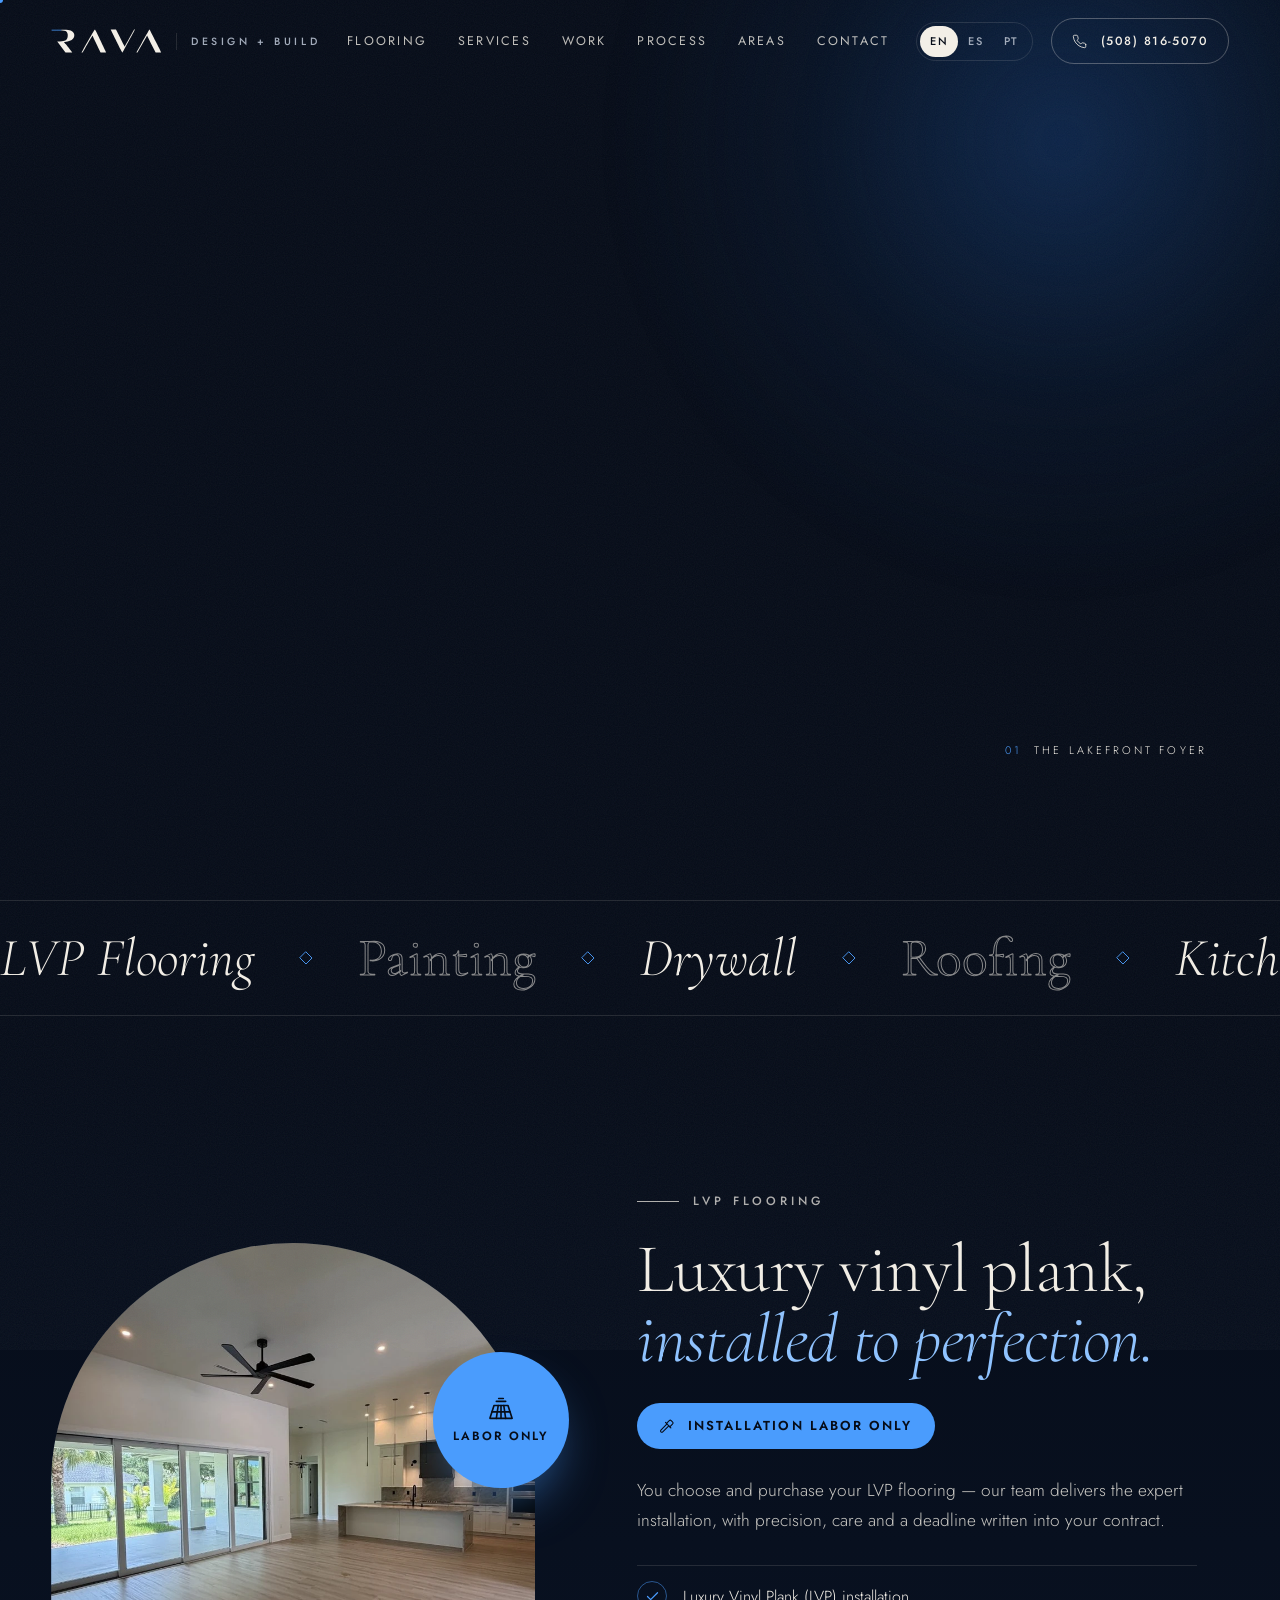
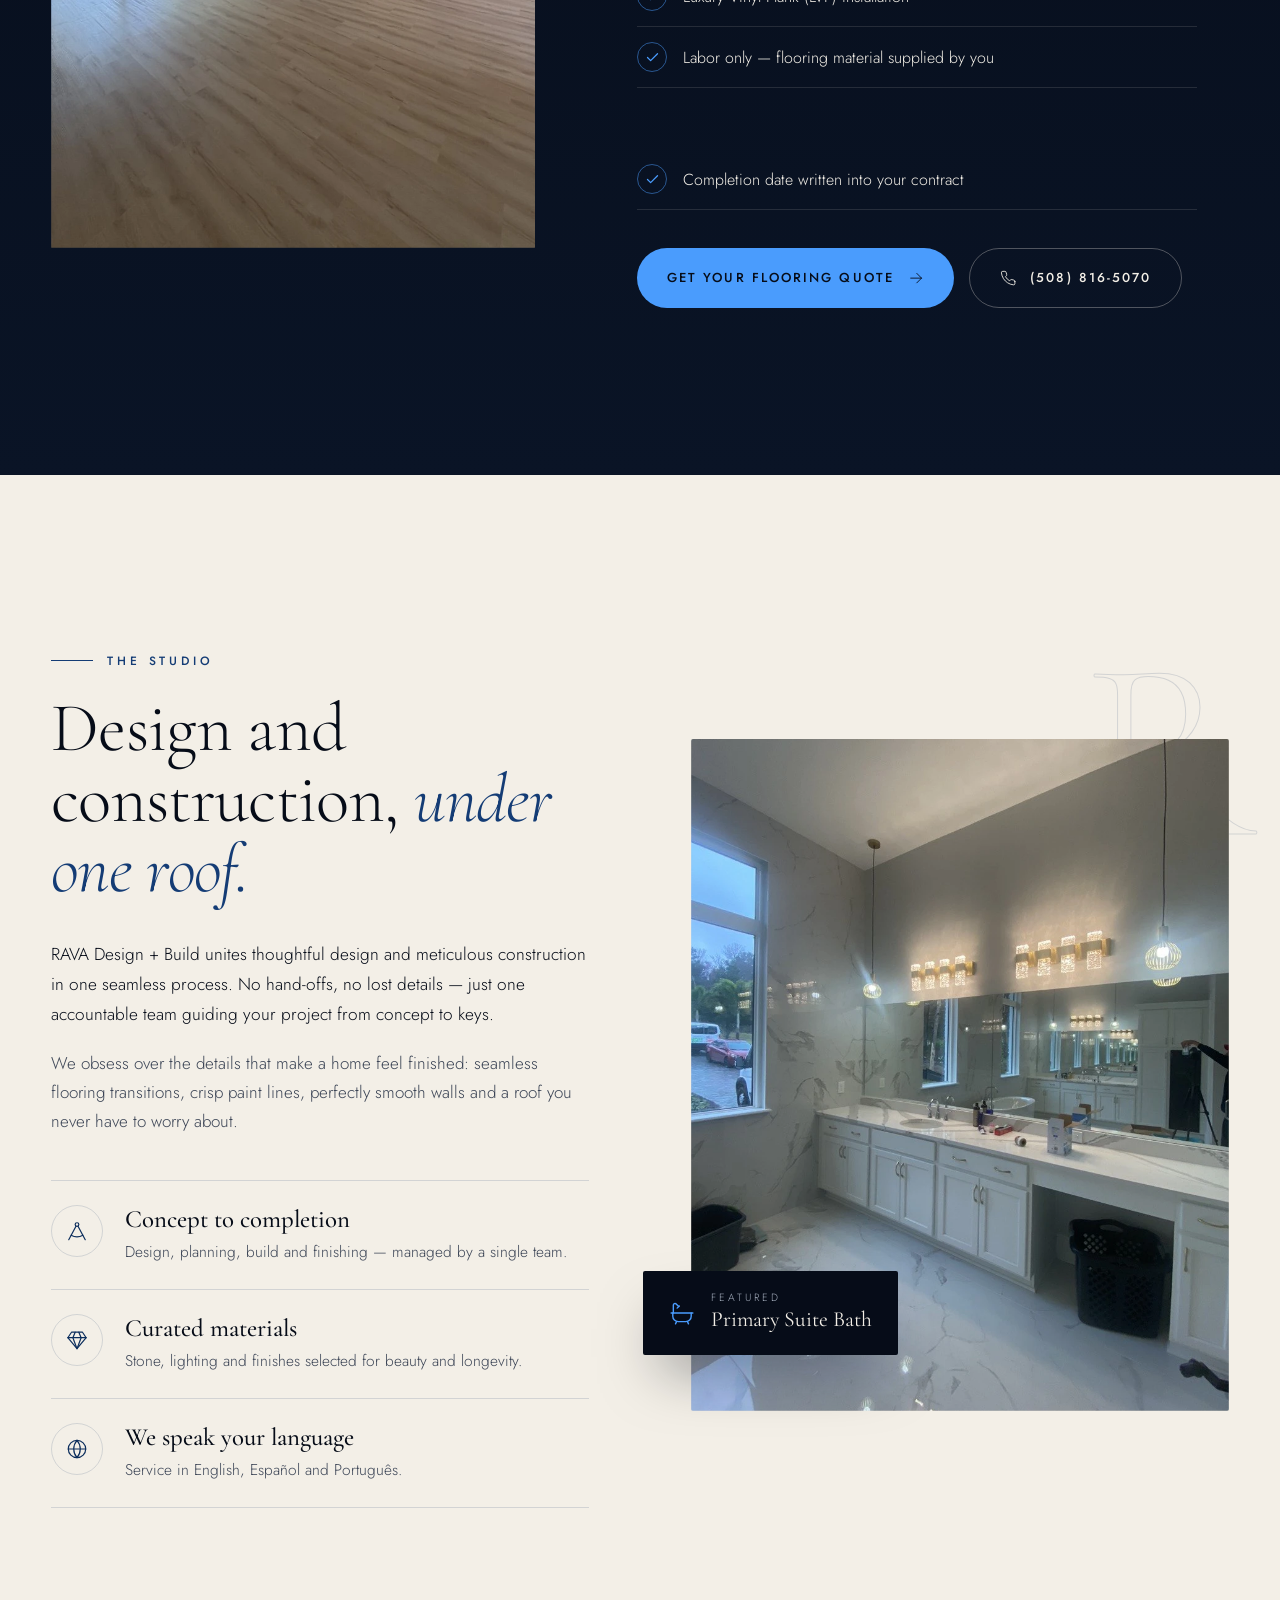
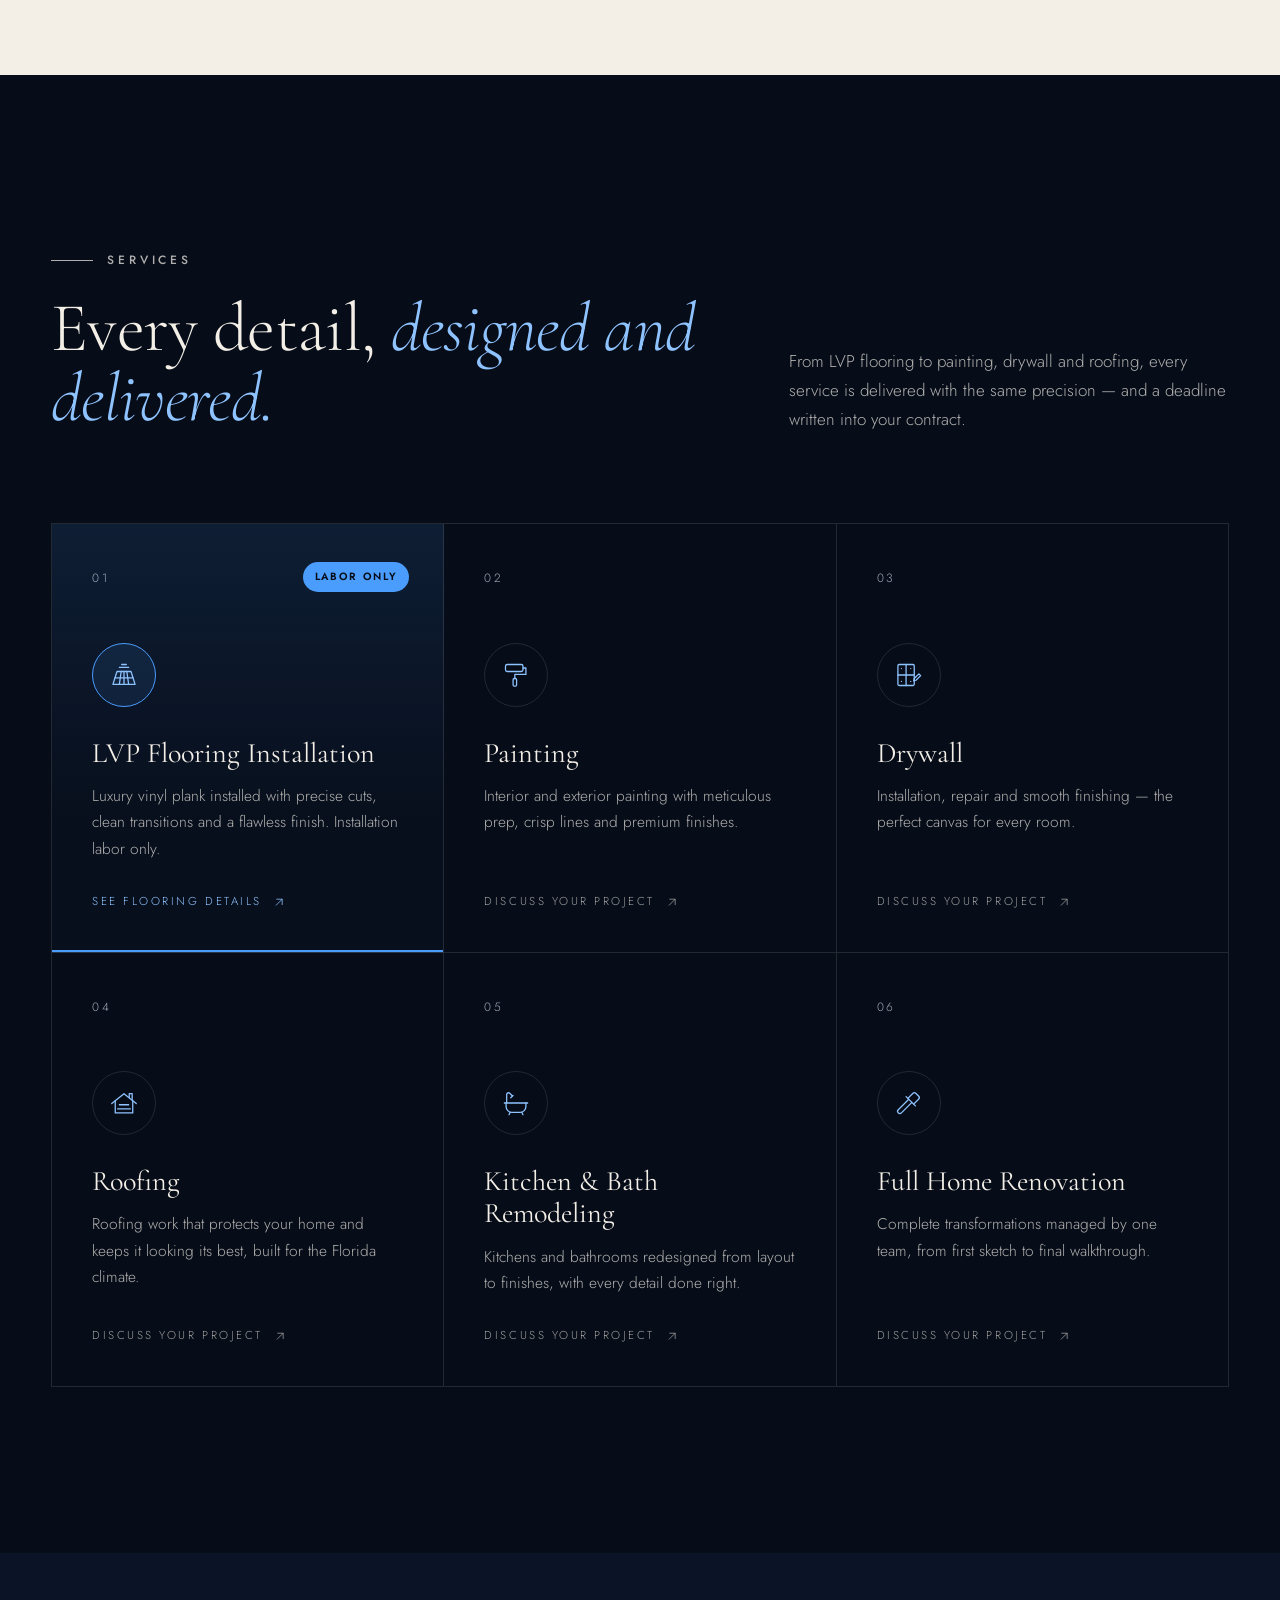
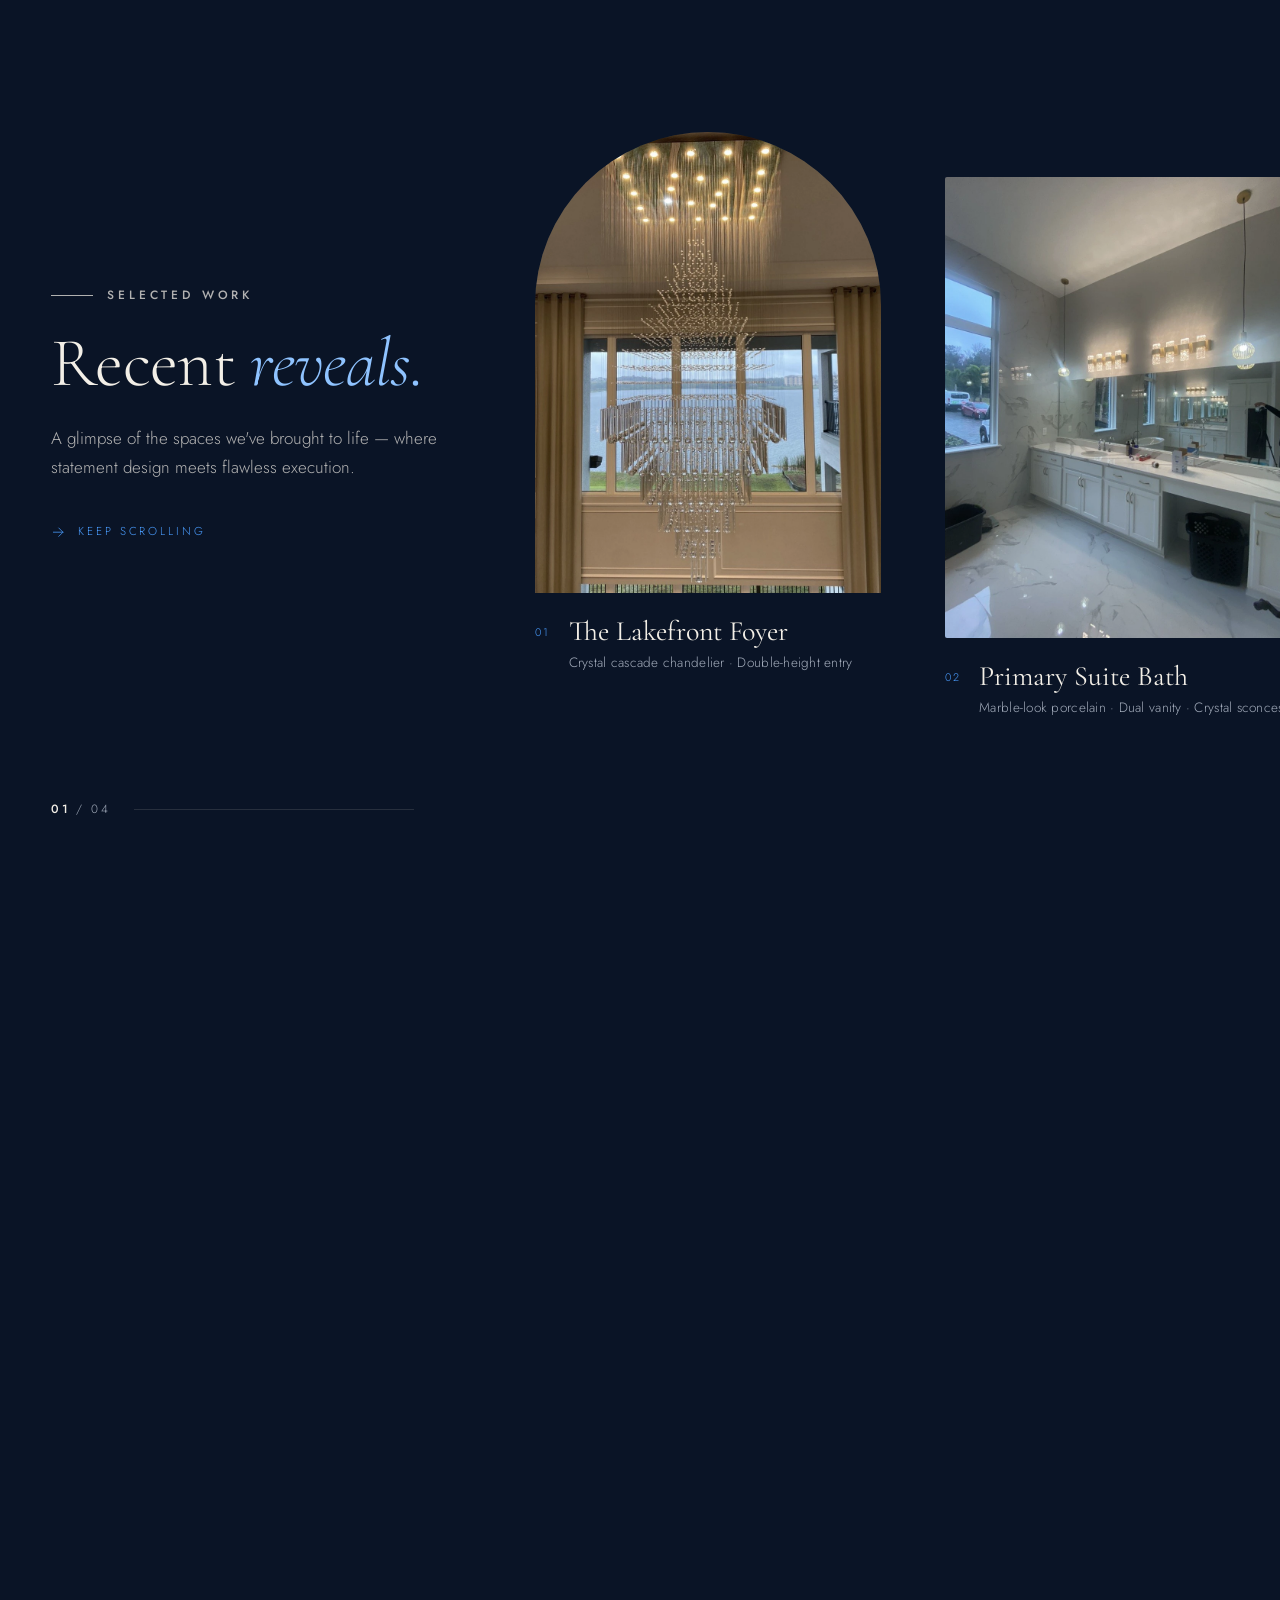
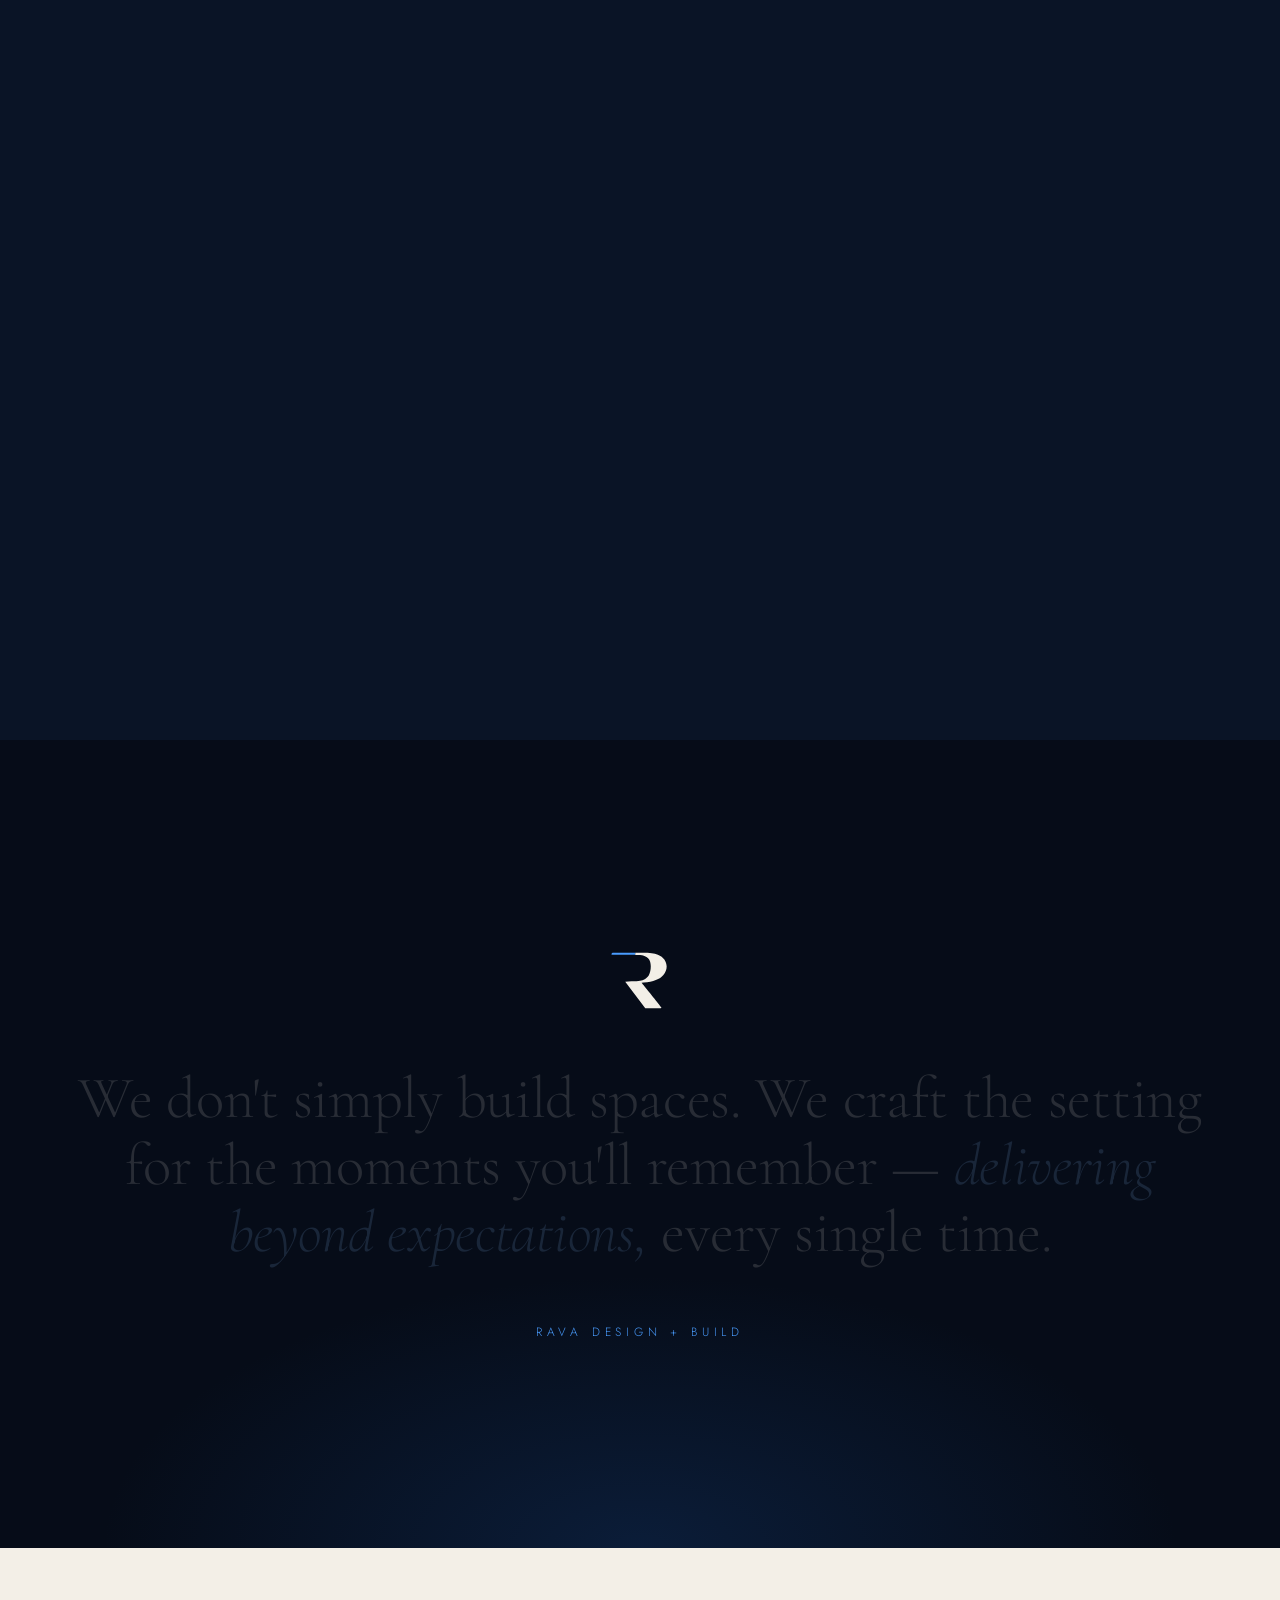
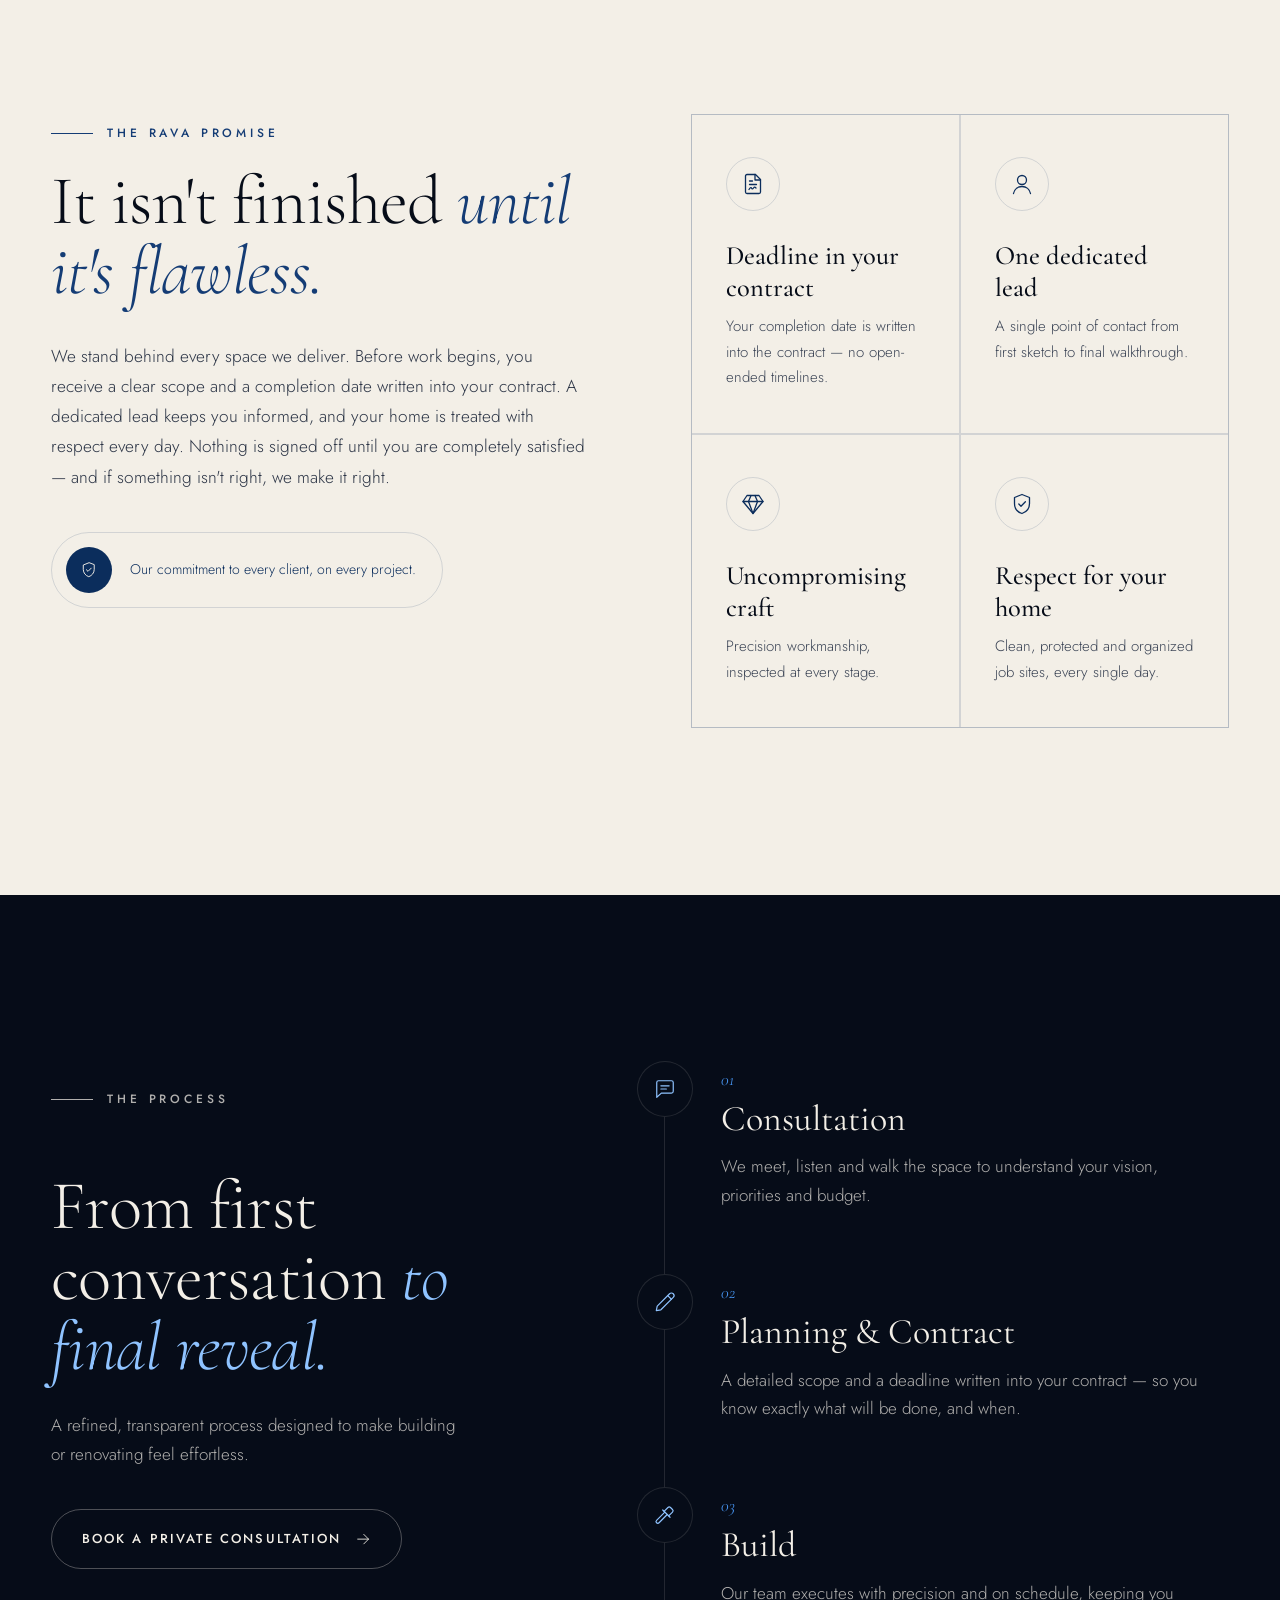
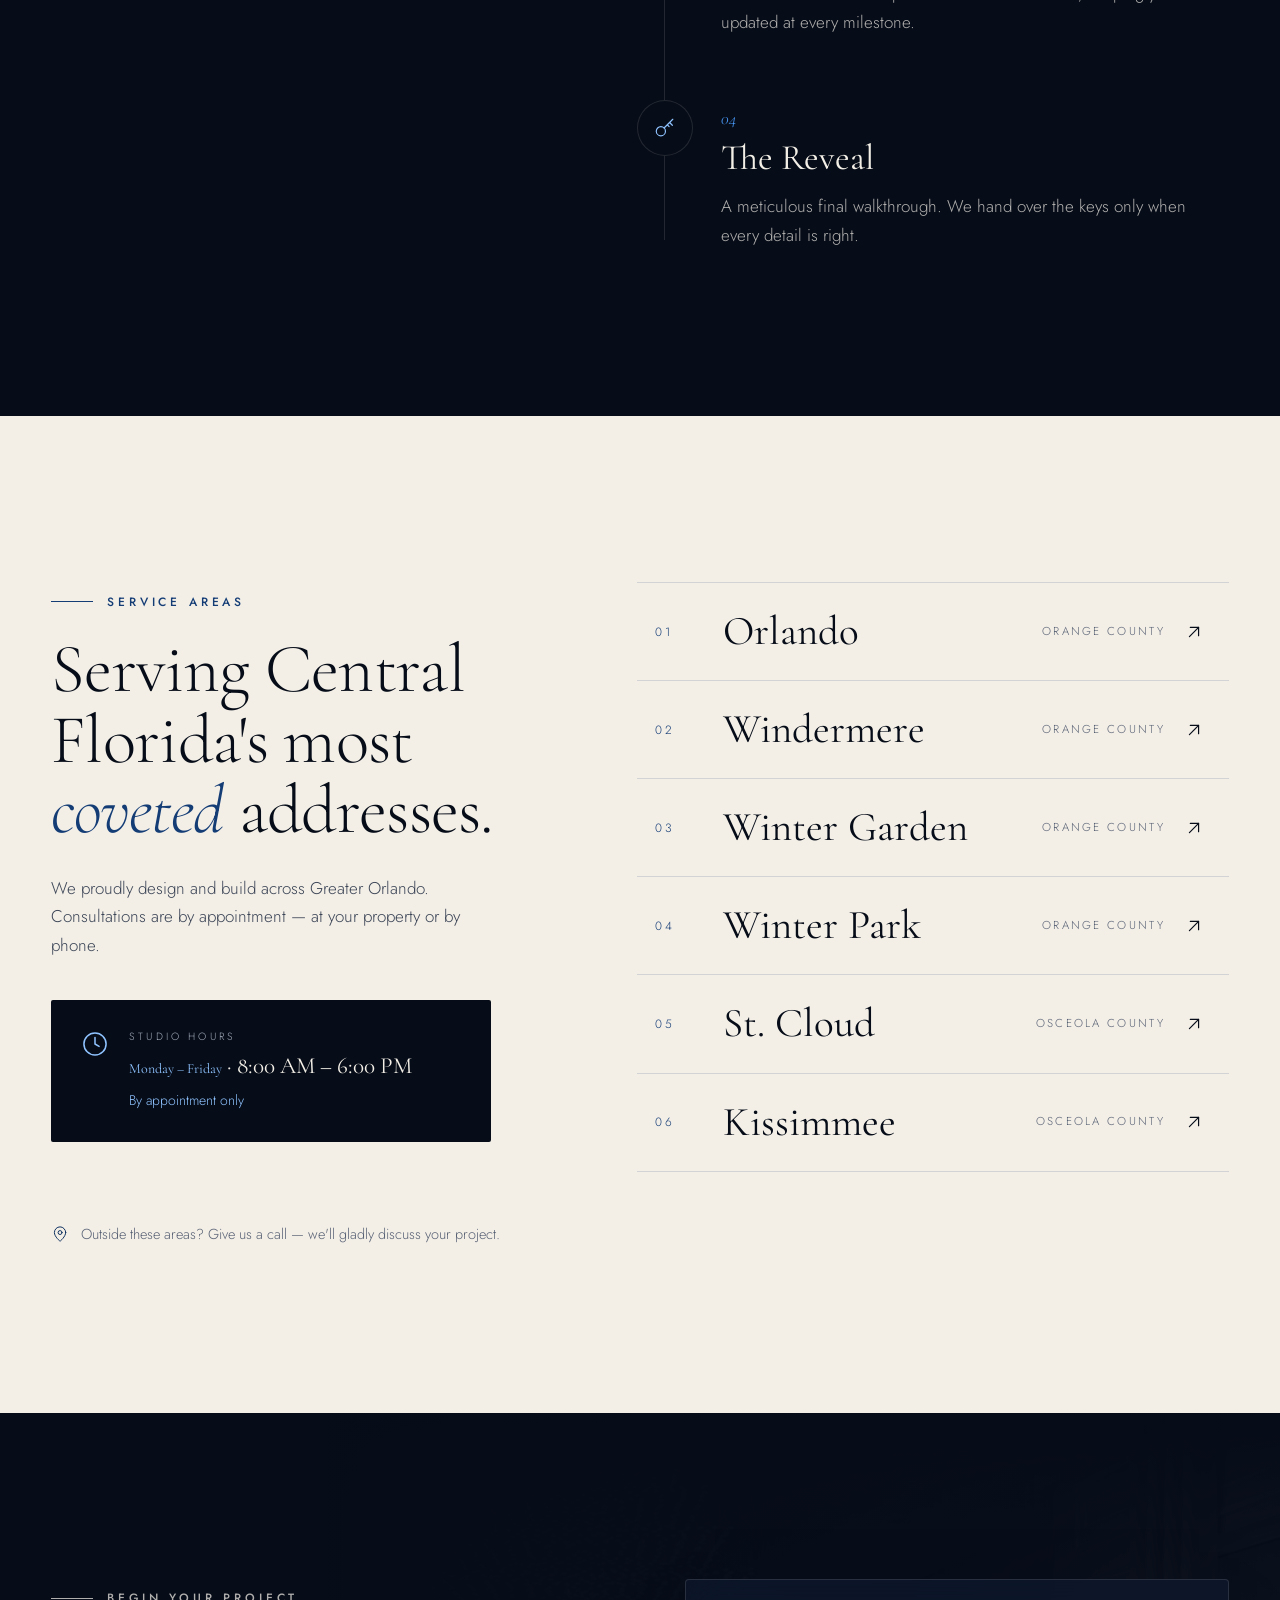
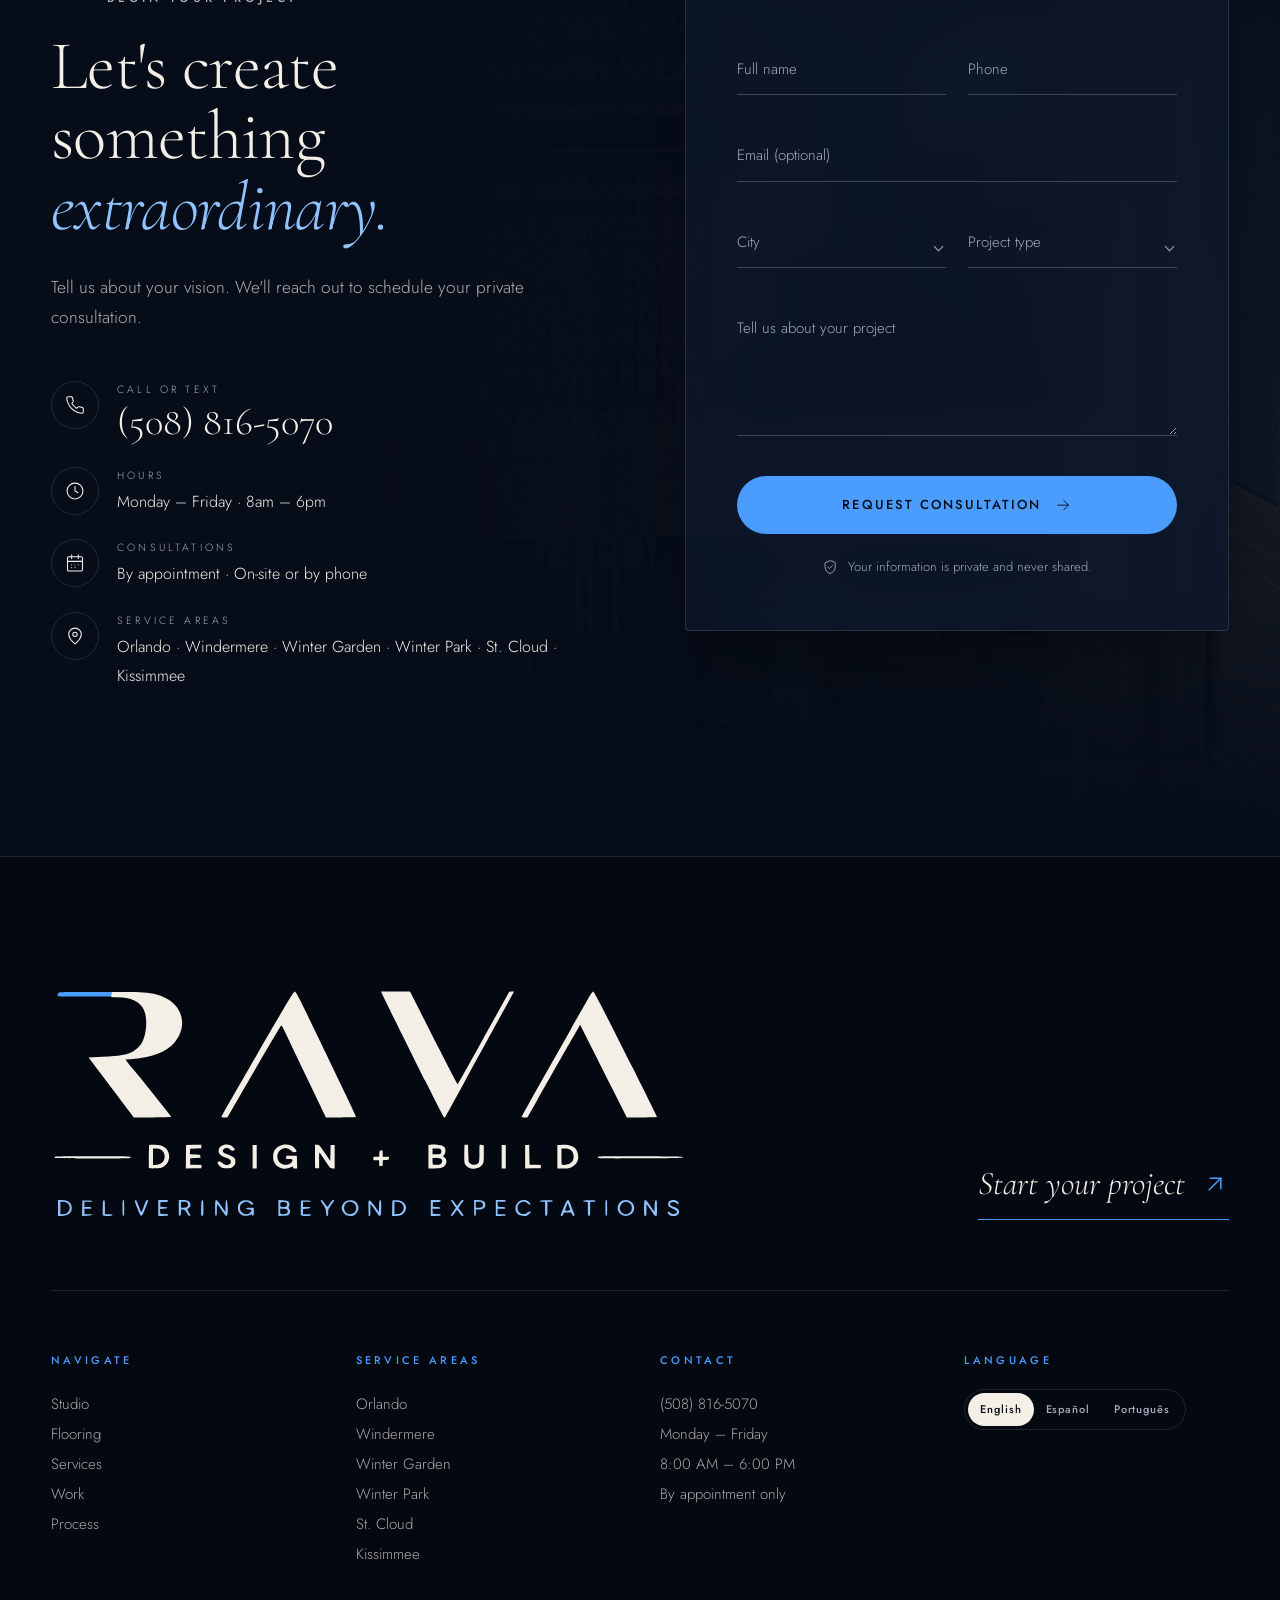
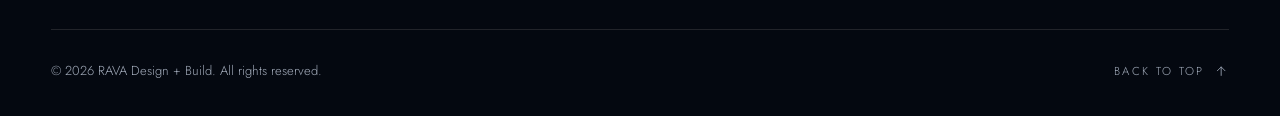
<file: index.html>
<!doctype html>
<html lang="en">
<head>
  <meta charset="utf-8">
  <meta name="facebook-domain-verification" content="ojjc5fowzo5vifjksvztuqyeja583x">
  <meta name="viewport" content="width=device-width, initial-scale=1, viewport-fit=cover">
  <title>RAVA Design + Build | Flooring, Painting, Drywall &amp; Roofing in Orlando, FL</title>
  <meta name="description" content="RAVA Design + Build: LVP flooring installation (labor only), painting, drywall, roofing, kitchen &amp; bath remodeling and full renovations across Orlando, Windermere, Winter Garden, Winter Park, St. Cloud and Kissimmee — with your deadline written into the contract.">
  <meta name="theme-color" content="#070E1C">
  <meta property="og:type" content="website">
  <meta property="og:title" content="RAVA Design + Build | Delivering Beyond Expectations">
  <meta property="og:description" content="LVP flooring installation (labor only), painting, drywall, roofing and remodeling across Orlando and Central Florida — deadline in your contract.">
  <link rel="canonical" href="https://ravadesignbuild.com/">
  <meta property="og:url" content="https://ravadesignbuild.com/">
  <meta property="og:image" content="https://ravadesignbuild.com/assets/img/og-image.jpg">
  <meta name="twitter:card" content="summary_large_image">
  <link rel="icon" type="image/svg+xml" href="assets/img/favicon.svg">
  <link rel="apple-touch-icon" href="assets/img/apple-touch-icon.png">

  <link rel="preload" as="font" type="font/woff2" href="assets/fonts/cormorant-garamond.woff2" crossorigin>
  <link rel="preload" as="font" type="font/woff2" href="assets/fonts/jost.woff2" crossorigin>
  <link rel="stylesheet" href="assets/css/fonts.css">
  <link rel="preload" as="image" href="assets/img/lakefront-foyer-chandelier.webp">
  <link rel="stylesheet" href="assets/css/style.css">

  <script>
    // Enables animation states only when JS runs; failsafe reveals the page if scripts never finish.
    document.documentElement.classList.add('js');
    setTimeout(function () { if (!window.__ravaReady) document.documentElement.classList.add('no-anim'); }, 5000);
  </script>

  <script type="application/ld+json">
  {
    "@context": "https://schema.org",
    "@type": "GeneralContractor",
    "name": "RAVA Design + Build",
    "slogan": "Delivering Beyond Expectations",
    "description": "Residential design and construction: LVP flooring installation (labor only), painting, drywall, roofing, kitchen and bath remodeling and full home renovations. Deadline written into every contract.",
    "telephone": "+1-508-816-5070",
    "url": "https://ravadesignbuild.com/",
    "image": "https://ravadesignbuild.com/assets/img/og-image.jpg",
    "logo": "https://ravadesignbuild.com/assets/img/rava-logo-original.png",
    "areaServed": ["Orlando, FL", "Windermere, FL", "Winter Garden, FL", "Winter Park, FL", "St. Cloud, FL", "Kissimmee, FL"],
    "openingHoursSpecification": [{
      "@type": "OpeningHoursSpecification",
      "dayOfWeek": ["Monday", "Tuesday", "Wednesday", "Thursday", "Friday"],
      "opens": "08:00",
      "closes": "18:00"
    }],
    "knowsLanguage": ["en", "es", "pt"]
  }
  </script>
</head>
<body>

<!-- SVG sprite: brand logo (vectorized) + line icons -->
<svg class="sprite" aria-hidden="true" focusable="false">
  <defs>
    <path id="lg-bar" fill-rule="evenodd" d="M96.2 455.3C94.5 454.6 94.7 451.5 96.6 449.6C98.0 448.2 103.5 448.0 142.6 448.0L187.1 448.0L186.8 451.8L186.5 455.5L142.0 455.7C117.5 455.8 96.9 455.6 96.2 455.3Z"/>
    <path id="lg-L0" fill-rule="evenodd" d="M186.7 610.8L148.1 559.5L172.3 558.3C202.6 556.9 212.5 555.2 223.3 549.8C228.5 547.2 235.6 540.5 238.6 535.5C247.3 520.5 249.2 493.6 242.6 478.5C236.3 464.4 220.5 457.0 196.6 457.0C191.5 457.0 187.1 456.8 186.9 456.6C186.6 456.3 186.6 454.3 186.8 452.1L187.2 448.0L211.9 448.0C246.2 448.0 258.4 449.5 273.9 455.6C308.5 469.2 318.5 505.7 295.2 533.6C281.3 550.3 256.8 559.6 218.7 562.6L211.0 563.2L214.2 567.3C216.0 569.6 221.5 576.5 226.5 582.5C246.8 607.1 289.0 660.1 289.0 661.0C289.0 661.6 277.3 662.0 257.2 662.0L225.3 662.0L186.7 610.8Z"/>
    <path id="lg-L1" fill-rule="evenodd" d="M374.7 661.2C374.5 660.8 381.6 647.9 390.5 632.5C399.4 617.1 418.3 584.2 432.6 559.5C483.3 471.9 498.1 447.0 499.9 447.0C501.0 447.0 503.8 451.6 508.9 461.8C515.9 475.6 541.8 529.1 551.7 550.0C554.2 555.2 565.1 578.0 576.0 600.5C601.4 653.3 604.9 660.7 604.2 661.4C603.9 661.7 592.3 662.0 578.3 662.0L553.0 662.0L550.1 655.8C548.5 652.3 535.0 624.1 520.0 593.0C505.1 561.9 489.4 529.2 485.2 520.2C477.8 504.6 477.4 504.0 476.0 506.1C474.2 508.7 434.3 576.7 405.6 626.2L384.8 662.0L380.0 662.0C377.3 662.0 374.9 661.7 374.7 661.2Z"/>
    <path id="lg-L2" fill-rule="evenodd" d="M740.1 634.2C732.4 619.0 724.6 603.4 722.6 599.5C713.7 582.1 651.5 456.9 649.4 452.2L647.1 447.0L671.8 447.0L696.5 447.0L707.6 468.8C713.7 480.7 731.9 516.5 748.0 548.3C764.1 580.1 777.6 605.8 778.0 605.3C778.8 604.5 805.3 556.9 845.1 485.0L865.9 447.5L869.9 447.2C872.2 447.0 874.0 447.1 874.0 447.3C874.0 447.5 867.5 459.3 859.6 473.6C844.7 500.6 827.6 531.8 783.8 612.0C769.5 638.1 757.3 660.1 756.8 660.8C756.2 661.4 755.4 662.0 754.9 662.0C754.4 662.0 747.7 649.5 740.1 634.2Z"/>
    <path id="lg-L3" fill-rule="evenodd" d="M887.0 661.1C887.0 660.3 909.4 620.1 936.7 572.0C942.8 561.3 958.5 533.6 971.5 510.5C984.6 487.4 998.0 463.7 1001.3 457.8C1005.1 451.1 1008.1 447.0 1009.1 447.0C1010.2 447.0 1018.8 463.2 1037.5 500.2C1052.2 529.5 1067.3 559.4 1071.0 566.5C1084.9 593.2 1118.0 659.9 1118.0 660.9C1118.0 661.7 1110.1 662.0 1092.2 662.0L1066.5 662.0L1042.5 614.4C1029.3 588.2 1011.4 552.6 1002.7 535.3L986.8 503.8L978.6 518.2C971.1 531.2 962.7 545.9 912.6 634.2L896.8 662.0L891.9 662.0C889.2 662.0 887.0 661.6 887.0 661.1Z"/>
    <path id="lg-lineL" fill-rule="evenodd" d="M90.7 731.3C90.3 731.0 90.0 730.1 90.0 729.3C90.0 728.2 101.5 728.0 155.0 728.0C219.3 728.0 220.0 728.0 220.0 730.0C220.0 732.0 219.3 732.0 155.7 732.0C120.3 732.0 91.0 731.7 90.7 731.3Z"/>
    <path id="lg-sub" fill-rule="evenodd" d="M478.6 748.9C468.6 746.5 463.0 739.4 463.0 729.1C463.0 724.9 463.6 721.7 465.0 719.0C471.5 706.3 491.9 704.1 500.4 715.2C503.8 719.7 503.7 720.7 499.8 721.2C497.2 721.6 496.1 721.1 493.5 718.4C488.0 712.7 480.2 712.6 474.4 718.4C468.6 724.2 468.8 733.6 474.9 739.4C481.7 746.0 496.0 742.7 496.0 734.6C496.0 733.3 494.8 733.0 490.4 733.0C485.0 733.0 484.9 733.0 485.2 730.2L485.5 727.5L494.5 727.5L503.5 727.5L503.8 738.2L504.1 749.0L500.5 749.0C497.7 749.0 497.0 748.6 497.0 747.0C497.0 745.0 497.0 745.0 493.2 747.0C488.4 749.4 483.5 750.1 478.6 748.9ZM800.3 748.9C795.1 747.7 790.3 743.1 789.5 738.7C789.2 736.9 789.0 729.4 789.2 722.0L789.5 708.6L792.5 708.6L795.5 708.6L796.0 723.4L796.5 738.2L799.4 740.7C801.9 742.8 803.1 743.1 806.9 742.7C814.3 741.9 815.0 740.3 815.0 723.6C815.0 715.7 815.2 709.1 815.5 708.8C815.8 708.5 817.5 708.6 819.3 708.9L822.5 709.6L822.5 724.0C822.5 736.8 822.3 738.9 820.5 742.0C816.8 748.1 808.9 750.8 800.3 748.9ZM251.0 748.4C250.6 740.7 251.1 709.5 251.6 709.1C251.9 708.8 256.1 708.5 260.8 708.6C274.8 708.7 282.2 713.4 285.0 723.8C287.2 732.2 283.3 741.8 275.8 746.0C272.2 748.0 269.8 748.5 261.2 748.8C255.6 749.1 251.0 748.8 251.0 748.4ZM314.2 729.0L314.5 708.8L327.5 708.7L340.5 708.5L340.5 711.5L340.5 714.5L331.0 715.0L321.5 715.5L321.2 720.2L320.9 724.9L329.7 725.2C338.4 725.5 338.5 725.5 338.8 728.2L339.1 730.9L330.3 731.2L321.5 731.5L321.5 737.0L321.5 742.5L331.3 742.8L341.1 743.1L340.8 745.8L340.5 748.5L327.2 748.8L314.0 749.1L314.2 729.0ZM374.3 747.1C370.9 745.0 367.5 739.6 368.5 738.0C369.7 736.0 373.9 737.1 376.8 740.0C382.1 745.2 391.0 743.5 391.0 737.2C391.0 734.5 388.1 732.5 380.3 729.9C372.9 727.5 370.0 724.4 370.0 719.0C370.0 707.4 388.7 703.8 396.0 714.0C397.9 716.6 398.0 717.4 396.9 718.1C394.4 719.6 391.8 719.1 389.4 716.5C386.6 713.4 381.1 713.1 378.7 715.8C375.0 719.8 377.2 722.4 386.9 725.5C389.8 726.5 393.6 728.5 395.4 730.0C398.0 732.4 398.5 733.5 398.5 737.4C398.5 741.2 398.0 742.5 395.3 745.2C392.3 748.2 391.4 748.5 384.8 748.8C378.8 749.0 376.9 748.7 374.3 747.1ZM428.0 729.0L428.0 709.0L431.5 709.0L435.0 709.0L435.0 729.0L435.0 749.0L431.5 749.0L428.0 749.0L428.0 729.0ZM534.8 748.3C534.6 747.9 534.5 738.7 534.5 728.0L534.5 708.5L538.0 708.5C541.4 708.5 541.8 709.0 551.0 722.3L560.5 736.1L560.8 722.5L561.1 709.0L564.5 709.0L568.0 709.0L568.0 729.0L568.0 749.0L564.2 749.0C560.6 748.9 560.4 748.7 551.5 735.5C546.5 728.1 542.3 722.0 542.0 722.0C541.7 722.0 541.5 728.0 541.5 735.2L541.5 748.5L538.3 748.8C536.6 749.0 535.0 748.7 534.8 748.3ZM728.0 729.0L728.0 709.1L731.6 708.4C736.6 707.5 748.5 708.7 752.0 710.5C753.6 711.3 755.4 712.9 756.0 713.9C757.7 717.2 757.2 723.4 755.0 725.8L752.9 728.0L755.5 730.3C759.1 733.4 759.7 738.5 757.0 742.8C754.0 747.6 749.8 749.0 738.0 749.0L728.0 749.0L728.0 729.0ZM853.0 729.0L853.0 709.0L856.5 709.0L860.0 709.0L860.0 729.0L860.0 749.0L856.5 749.0L853.0 749.0L853.0 729.0ZM893.0 729.1L893.0 709.2L896.5 708.8L900.0 708.4L900.2 725.5L900.5 742.5L910.3 742.8L920.1 743.1L919.8 745.8L919.5 748.5L906.2 748.8L893.0 749.1L893.0 729.1ZM948.0 729.0L948.0 709.0L953.8 708.8C972.2 708.1 980.2 712.2 983.0 723.9C985.3 733.7 981.6 742.0 972.8 746.4C968.3 748.7 966.3 749.0 957.8 749.0L948.0 749.0L948.0 729.0ZM644.0 740.0L644.0 735.0L639.0 735.0C634.1 735.0 634.0 734.9 634.0 732.0C634.0 729.1 634.1 729.0 638.9 729.0L643.9 729.0L644.2 723.8C644.5 718.9 644.7 718.5 647.2 718.2C650.0 717.9 650.0 718.0 650.0 723.4L650.0 729.0L655.6 729.0C661.0 729.0 661.1 729.0 660.8 731.8C660.5 734.3 660.1 734.5 655.2 734.8L650.0 735.1L650.0 740.1C650.0 744.9 649.9 745.0 647.0 745.0C644.1 745.0 644.0 744.9 644.0 740.0ZM270.6 741.1C280.2 736.7 280.5 721.4 271.1 716.5C269.4 715.7 265.8 715.0 263.0 715.0L258.0 715.0L258.0 729.0L258.0 743.0L262.2 743.0C264.6 743.0 268.3 742.1 270.6 741.1ZM750.2 740.0C752.2 737.5 751.8 734.3 749.2 732.2C748.3 731.6 744.8 731.0 741.3 731.0L735.0 731.0L735.0 736.3C735.0 739.3 735.3 742.0 735.8 742.4C736.2 742.8 739.2 743.0 742.4 742.8C747.1 742.4 748.7 741.9 750.2 740.0ZM968.6 741.1C973.8 738.7 976.4 733.6 975.7 727.2C974.8 718.9 970.1 715.0 960.8 715.0L955.0 715.0L955.0 728.3C955.0 735.7 955.3 742.0 955.7 742.3C957.0 743.6 964.6 742.9 968.6 741.1ZM748.8 723.8C749.5 723.1 750.0 721.4 750.0 720.0C750.0 716.0 748.2 715.0 741.3 715.0L735.0 715.0L735.0 720.0L735.0 725.0L741.3 725.0C744.9 725.0 748.1 724.5 748.8 723.8Z"/>
    <path id="lg-lineR" fill-rule="evenodd" d="M1017.0 730.0C1017.0 728.0 1017.4 728.0 1089.8 728.2C1153.6 728.5 1162.5 728.7 1162.5 730.0C1162.5 731.3 1153.6 731.5 1089.8 731.8C1017.4 732.0 1017.0 732.0 1017.0 730.0Z"/>
    <path id="lg-tag" fill-rule="evenodd" d="M96.0 816.5L96.0 803.0L102.2 803.0C113.3 803.0 119.6 808.1 119.4 817.1C119.3 825.4 113.2 830.0 102.0 830.0L96.0 830.0L96.0 816.5ZM137.2 816.8L137.5 803.5L145.9 803.5C151.8 803.5 154.5 803.9 154.8 804.8C155.1 805.7 153.3 806.0 148.1 806.0L141.0 806.0L141.0 810.5L141.0 815.0L147.0 815.0C151.7 815.0 153.0 815.3 153.0 816.5C153.0 817.7 151.7 818.0 147.0 818.0L141.0 818.0L141.0 822.5L141.0 827.0L148.1 827.0C153.3 827.0 155.1 827.3 154.8 828.2C154.5 829.1 151.5 829.6 145.6 829.8L136.9 830.1L137.2 816.8ZM172.4 828.7C172.2 828.0 172.1 822.0 172.2 815.5C172.5 805.0 172.7 803.5 174.2 803.2C175.8 802.9 176.0 804.0 176.0 814.9L176.0 827.0L182.5 827.0C187.6 827.0 189.0 827.3 189.0 828.5C189.0 830.5 173.2 830.7 172.4 828.7ZM206.0 816.5C206.0 805.2 206.2 803.0 207.5 803.0C208.8 803.0 209.0 805.2 209.0 816.5C209.0 827.8 208.8 830.0 207.5 830.0C206.2 830.0 206.0 827.8 206.0 816.5ZM231.3 817.0C227.1 806.2 226.5 803.8 227.7 803.3C229.6 802.5 230.3 803.6 234.1 814.3C235.8 819.1 237.6 823.2 238.0 823.5C238.4 823.8 240.0 820.5 241.5 816.2C245.3 805.8 246.8 803.0 248.6 803.0C250.4 803.0 250.5 802.6 244.6 818.0C238.5 833.9 237.8 833.9 231.3 817.0ZM267.0 816.5L267.0 803.0L275.5 803.0C282.3 803.0 284.0 803.3 284.0 804.5C284.0 805.6 282.4 806.0 277.2 806.2L270.5 806.5L270.5 810.5L270.5 814.5L276.8 814.8C285.2 815.2 284.7 817.4 276.1 817.8L269.9 818.1L270.2 822.3L270.6 826.5L277.3 826.8C282.4 827.0 284.0 827.4 284.0 828.5C284.0 829.7 282.3 830.0 275.5 830.0L267.0 830.0L267.0 816.5ZM302.0 816.6L302.0 803.0L308.5 803.0C318.2 803.0 322.0 805.4 322.0 811.6C322.0 814.0 319.4 817.4 317.0 818.2C316.1 818.5 316.7 820.2 318.9 823.7C322.5 829.5 322.6 830.0 320.2 830.0C319.2 829.9 317.3 827.8 315.5 824.7C313.0 820.4 312.0 819.4 309.3 819.2L306.1 818.9L305.8 824.2C305.6 828.3 305.1 829.6 303.8 829.8C302.2 830.1 302.0 829.0 302.0 816.6ZM340.4 828.6C340.1 827.8 340.0 821.8 340.2 815.3C340.5 805.0 340.7 803.5 342.2 803.2C343.8 802.9 344.0 804.0 344.0 816.4C344.0 827.9 343.8 830.0 342.5 830.0C341.6 830.0 340.7 829.4 340.4 828.6ZM364.0 816.5C364.0 799.2 364.8 799.0 374.5 813.2L381.5 823.5L381.8 813.2C382.0 805.6 382.4 803.0 383.4 803.0C384.9 803.0 386.3 818.8 385.3 825.8C384.3 832.9 382.1 831.2 372.2 815.8C370.2 812.7 368.2 810.1 367.8 810.1C367.3 810.0 367.0 814.5 367.0 820.0C367.0 828.2 366.7 830.0 365.5 830.0C364.2 830.0 364.0 827.8 364.0 816.5ZM410.4 829.0C409.3 828.6 407.1 826.8 405.7 825.0C403.5 822.4 403.0 820.8 403.0 816.4C403.0 811.6 403.4 810.5 406.3 807.3C409.2 804.2 410.4 803.6 415.2 803.2C421.2 802.7 426.2 804.6 428.0 807.9C429.4 810.6 429.3 811.0 427.2 811.0C426.3 811.0 424.4 809.8 423.1 808.5C419.7 804.9 414.1 805.1 409.8 808.9C406.9 811.5 406.5 812.4 406.6 816.6C406.7 820.6 407.2 821.8 409.9 824.2C414.1 827.9 420.0 828.1 423.5 824.5C427.4 820.7 426.8 819.0 421.5 819.0C418.2 819.0 417.0 818.6 417.0 817.5C417.0 816.3 418.4 816.0 423.5 816.0L430.0 816.0L430.0 823.1C430.0 829.3 429.8 830.1 428.2 829.8C427.3 829.6 426.6 828.8 426.8 828.2C427.1 826.6 425.9 826.7 423.6 828.5C421.5 830.1 413.8 830.4 410.4 829.0ZM472.0 816.5L472.0 802.8L479.4 803.2C484.9 803.4 487.4 804.0 488.9 805.4C491.2 807.5 491.6 811.0 489.9 814.1C489.1 815.7 489.2 816.6 490.4 817.9C492.6 820.3 492.4 824.3 490.1 827.1C488.4 829.2 487.1 829.5 480.1 829.8L472.0 830.2L472.0 816.5ZM510.4 828.7C510.2 828.0 510.1 822.0 510.2 815.4L510.5 803.5L518.9 803.5C524.8 803.5 527.5 803.9 527.8 804.8C528.1 805.7 526.3 806.0 521.1 806.0L514.0 806.0L514.0 810.5L514.0 815.0L520.6 815.0C525.4 815.0 527.1 815.3 526.8 816.2C526.5 817.0 524.0 817.6 520.2 817.8L514.0 818.1L514.0 822.5L514.0 827.0L521.0 827.0C526.6 827.0 528.0 827.3 528.0 828.5C528.0 830.5 511.2 830.7 510.4 828.7ZM553.9 829.8C553.9 829.6 553.6 826.8 553.3 823.5C553.0 818.5 552.2 816.4 548.4 810.9C543.5 803.6 543.3 803.0 545.5 803.0C546.4 803.0 548.5 805.1 550.3 807.6C552.0 810.2 554.0 812.9 554.6 813.7C555.4 814.9 556.4 814.1 559.6 809.1C561.9 805.5 564.2 803.0 565.2 803.0C566.2 803.0 567.0 803.3 567.0 803.6C567.0 803.9 564.8 807.4 562.0 811.4C557.4 818.0 557.0 819.1 557.0 824.3C557.0 828.7 556.7 830.0 555.5 830.0C554.7 830.0 554.0 829.9 553.9 829.8ZM586.5 828.0C582.9 825.7 580.0 820.6 580.0 816.7C580.0 808.4 587.3 802.4 596.2 803.2C608.6 804.4 612.9 818.6 603.4 827.0C600.5 829.5 599.1 830.0 594.7 830.0C591.2 830.0 588.5 829.3 586.5 828.0ZM626.0 829.8C626.0 829.6 625.9 823.6 625.7 816.5C625.5 804.2 625.6 803.5 627.5 803.5C628.8 803.5 631.6 806.7 636.5 813.5L643.5 823.5L643.8 813.2C644.0 804.1 644.3 802.9 645.8 803.2C647.3 803.5 647.5 805.0 647.4 816.5C647.2 828.3 647.0 829.5 645.4 829.8C644.0 830.0 642.2 828.0 638.8 822.8C636.2 818.8 632.9 814.1 631.6 812.5L629.1 809.5L629.0 819.8C629.0 828.2 628.7 830.0 627.5 830.0C626.7 830.0 626.0 829.9 626.0 829.8ZM666.2 816.8L666.5 803.5L671.5 803.2C681.3 802.5 688.1 806.8 689.6 814.5C690.4 819.0 687.6 824.7 683.1 827.7C680.4 829.5 678.3 830.0 672.8 830.0L665.9 830.0L666.2 816.8ZM732.0 816.5L732.0 803.0L740.5 803.0C747.3 803.0 749.0 803.3 749.0 804.5C749.0 805.6 747.4 806.0 742.2 806.2L735.5 806.5L735.5 810.5L735.5 814.5L741.8 814.8C746.4 815.0 748.0 815.5 748.0 816.5C748.0 817.7 746.5 818.0 741.4 818.0L734.9 818.0L735.2 822.2L735.5 826.5L742.2 826.8C747.4 827.0 749.0 827.4 749.0 828.5C749.0 829.7 747.3 830.0 740.5 830.0L732.0 830.0L732.0 816.5ZM766.0 829.4C766.0 829.1 768.0 825.9 770.4 822.4L774.9 816.1L771.1 810.8C765.6 802.9 765.7 803.0 767.8 803.0C768.9 803.0 771.0 804.9 773.1 808.0C775.0 810.7 776.7 813.0 777.0 813.0C777.3 813.0 779.0 810.7 780.8 808.0C782.9 804.8 784.7 803.0 786.0 803.0C788.1 803.0 788.7 804.5 787.0 805.5C786.4 805.9 784.4 808.4 782.5 811.2L779.1 816.3L783.6 822.5C786.0 826.0 788.0 829.0 788.0 829.4C788.0 829.7 787.1 830.0 786.1 830.0C784.9 830.0 783.0 828.1 781.0 825.0C779.2 822.2 777.4 820.0 777.0 820.0C776.6 820.0 774.7 822.2 772.9 825.0C771.0 827.7 768.7 830.0 767.8 830.0C766.8 830.0 766.0 829.7 766.0 829.4ZM806.0 816.5L806.0 803.0L812.0 803.0C818.4 803.0 823.3 804.8 824.4 807.5C827.0 814.3 822.9 819.0 814.4 819.0L809.0 819.0L809.0 824.5C809.0 828.7 808.7 830.0 807.5 830.0C806.2 830.0 806.0 827.8 806.0 816.5ZM843.0 816.5L843.0 803.0L851.5 803.0C858.4 803.0 860.0 803.3 860.0 804.5C860.0 805.7 858.5 806.0 852.9 806.0L845.9 806.0L846.2 810.2L846.5 814.5L852.8 814.8C857.4 815.0 859.0 815.5 859.0 816.5C859.0 817.7 857.5 818.0 852.5 818.0L846.0 818.0L846.0 822.5L846.0 827.0L853.0 827.0C858.6 827.0 860.0 827.3 860.0 828.5C860.0 829.7 858.4 830.0 851.5 830.0L843.0 830.0L843.0 816.5ZM882.9 828.5C875.1 824.3 874.1 813.1 881.0 806.5C885.2 802.4 893.1 801.8 898.0 805.2C901.5 807.6 903.2 811.0 901.0 811.0C900.3 811.0 898.5 809.9 896.8 808.5C890.1 802.8 880.0 807.6 880.0 816.5C880.0 825.4 890.1 830.2 896.9 824.4C898.9 822.7 900.6 822.0 901.8 822.5C903.2 823.0 902.9 823.6 899.8 826.6C896.5 829.6 895.4 830.0 890.8 830.0C887.9 829.9 884.3 829.3 882.9 828.5ZM927.0 818.0L927.0 806.0L922.4 806.0C919.2 806.0 918.0 805.6 918.2 804.8C918.5 803.9 921.9 803.4 929.3 803.2C938.4 803.0 940.0 803.2 940.0 804.5C940.0 805.6 938.9 806.0 935.5 806.0L931.0 806.0L931.0 818.0C931.0 829.3 930.9 830.0 929.0 830.0C927.1 830.0 927.0 829.3 927.0 818.0ZM955.0 825.2C964.9 799.7 966.1 798.5 970.3 809.7C971.7 813.4 974.0 819.5 975.4 823.2C977.8 829.6 977.9 830.0 976.1 830.0C974.9 830.0 973.8 828.9 973.1 827.0C972.1 824.1 971.9 824.0 965.6 824.0C959.4 824.0 959.2 824.1 958.1 827.0C957.5 829.0 956.4 830.0 955.1 830.0C953.2 830.0 953.2 829.9 955.0 825.2ZM1000.7 829.3C1000.3 829.0 1000.0 823.6 1000.0 817.4L1000.0 806.1L996.0 805.8C993.8 805.6 991.9 805.0 991.7 804.5C991.6 803.9 995.7 803.4 1002.2 803.2C1011.4 803.0 1013.0 803.2 1013.0 804.5C1013.0 805.6 1011.9 806.0 1008.5 806.0L1004.0 806.0L1004.0 818.0C1004.0 827.3 1003.7 830.0 1002.7 830.0C1001.9 830.0 1001.0 829.7 1000.7 829.3ZM1030.0 816.5C1030.0 805.2 1030.2 803.0 1031.5 803.0C1032.8 803.0 1033.0 805.2 1033.0 816.5C1033.0 827.8 1032.8 830.0 1031.5 830.0C1030.2 830.0 1030.0 827.8 1030.0 816.5ZM1056.9 827.7C1052.7 824.9 1051.0 821.7 1051.0 816.5C1051.0 808.7 1056.9 803.0 1065.0 803.0C1075.7 803.0 1082.3 813.6 1077.5 823.1C1073.9 829.9 1063.6 832.2 1056.9 827.7ZM1096.0 816.5C1096.0 799.2 1096.8 798.9 1106.6 813.0L1113.5 822.9L1114.0 813.2C1114.4 805.0 1114.8 803.5 1116.2 803.2C1117.8 802.9 1118.0 804.0 1118.0 816.4C1118.0 829.3 1117.9 830.0 1116.0 830.0C1114.9 830.0 1113.3 828.8 1112.3 827.2C1111.3 825.7 1108.2 821.2 1105.3 817.1L1100.0 809.7L1100.0 819.9C1100.0 829.3 1099.9 830.0 1098.0 830.0C1096.1 830.0 1096.0 829.3 1096.0 816.5ZM1138.5 827.5C1137.1 826.2 1136.0 824.6 1136.0 824.0C1136.0 822.3 1138.9 822.9 1141.1 825.1C1145.2 829.2 1154.3 825.8 1151.4 821.3C1150.8 820.3 1147.5 818.5 1144.1 817.2C1139.5 815.4 1137.8 814.2 1137.4 812.4C1135.9 806.6 1139.4 803.0 1146.4 803.0C1150.0 803.0 1155.0 806.2 1155.0 808.6C1155.0 810.6 1152.7 810.3 1150.7 808.0C1148.7 805.6 1143.8 805.4 1141.6 807.6C1140.7 808.4 1140.0 809.5 1140.0 809.9C1140.0 811.4 1143.5 813.7 1147.5 815.0C1155.7 817.6 1158.2 822.9 1153.5 827.5C1151.6 829.5 1150.1 830.0 1146.0 830.0C1141.9 830.0 1140.4 829.5 1138.5 827.5ZM110.4 825.9C113.1 824.7 116.0 819.5 116.0 816.1C116.0 810.1 111.1 806.0 104.0 806.0L100.0 806.0L100.0 816.5L100.0 827.0L104.0 827.0C106.1 827.0 109.0 826.5 110.4 825.9ZM486.1 826.0C488.2 824.8 488.6 821.0 486.8 819.2C486.1 818.5 483.2 818.0 480.3 818.0L475.0 818.0L475.0 821.8C475.0 823.9 475.3 826.0 475.7 826.3C476.7 827.4 483.9 827.1 486.1 826.0ZM599.9 825.6C606.4 822.2 606.5 810.9 599.9 807.5C593.0 803.9 585.5 807.1 584.3 814.2C582.8 823.7 591.4 829.9 599.9 825.6ZM682.5 824.0C687.7 819.1 686.5 809.9 680.4 807.4C678.5 806.6 675.5 806.0 673.5 806.0L670.0 806.0L670.0 816.6L670.0 827.3L675.0 826.8C678.4 826.4 680.9 825.5 682.5 824.0ZM1072.1 824.1C1074.5 821.7 1075.0 820.3 1075.0 816.5C1075.0 812.7 1074.5 811.3 1072.1 808.9C1066.5 803.3 1057.2 805.9 1055.1 813.7C1052.2 824.0 1064.6 831.6 1072.1 824.1ZM970.0 820.1C970.0 819.6 969.0 816.6 967.8 813.5L965.7 807.9L963.8 812.7C960.5 821.5 960.4 821.0 965.4 821.0C967.9 821.0 970.0 820.6 970.0 820.1ZM316.4 814.4C318.6 812.3 318.4 808.3 316.1 807.0C315.0 806.5 312.3 806.0 310.1 806.0L306.0 806.0L306.0 811.0L306.0 816.0L310.4 816.0C313.1 816.0 315.5 815.4 316.4 814.4ZM819.8 814.8C821.7 812.9 821.3 808.2 819.1 807.0C818.0 806.5 815.3 806.0 813.1 806.0L809.0 806.0L809.0 811.0L809.0 816.0L813.8 816.0C816.4 816.0 819.1 815.5 819.8 814.8ZM485.1 814.0C487.6 812.6 487.6 808.4 485.0 807.0C483.8 806.4 481.2 806.0 479.2 806.2C476.0 806.5 475.5 806.9 475.2 809.3C475.0 810.9 475.1 812.8 475.4 813.6C476.0 815.3 482.2 815.5 485.1 814.0Z"/>
  </defs>
  <symbol id="i-phone" viewBox="0 0 24 24"><path d="M22 16.92v3a2 2 0 0 1-2.18 2 19.79 19.79 0 0 1-8.63-3.07 19.5 19.5 0 0 1-6-6 19.79 19.79 0 0 1-3.07-8.67A2 2 0 0 1 4.11 2h3a2 2 0 0 1 2 1.72c.13.96.36 1.9.7 2.81a2 2 0 0 1-.45 2.11L8.09 9.91a16 16 0 0 0 6 6l1.27-1.27a2 2 0 0 1 2.11-.45c.91.34 1.85.57 2.81.7A2 2 0 0 1 22 16.92z"/></symbol>
  <symbol id="i-arrow" viewBox="0 0 24 24"><path d="M4 12h16"/><path d="m13 5 7 7-7 7"/></symbol>
  <symbol id="i-arrow-ur" viewBox="0 0 24 24"><path d="M7 17 17 7"/><path d="M8 7h9v9"/></symbol>
  <symbol id="i-arrow-down" viewBox="0 0 24 24"><path d="M12 4v16"/><path d="m5 13 7 7 7-7"/></symbol>
  <symbol id="i-clock" viewBox="0 0 24 24"><circle cx="12" cy="12" r="9.5"/><path d="M12 6.5V12l3.5 2"/></symbol>
  <symbol id="i-calendar" viewBox="0 0 24 24"><rect x="3" y="4.5" width="18" height="17" rx="1.5"/><path d="M16 2.5v4M8 2.5v4M3 10h18"/><path d="M8 14h.01M12 14h.01M16 14h.01M8 17.5h.01M12 17.5h.01"/></symbol>
  <symbol id="i-pin" viewBox="0 0 24 24"><path d="M19.5 10c0 5.5-7.5 11.5-7.5 11.5S4.5 15.5 4.5 10a7.5 7.5 0 0 1 15 0Z"/><circle cx="12" cy="10" r="2.6"/></symbol>
  <symbol id="i-home" viewBox="0 0 24 24"><path d="M3 10.5 12 3l9 7.5"/><path d="M5 9v12h14V9"/><path d="M9.5 21v-6.5h5V21"/><path d="M16.5 5.5V3.5h2v3.6"/></symbol>
  <symbol id="i-hammer" viewBox="0 0 24 24"><path d="m14.5 11.5-9 9a1.9 1.9 0 0 1-2.7-2.7l9-9"/><path d="m11 8 4.2-4.2a2 2 0 0 1 2.8 0l2.2 2.2a2 2 0 0 1 0 2.8L16 13"/><path d="m9.5 6.5 8 8"/></symbol>
  <symbol id="i-kitchen" viewBox="0 0 24 24"><path d="M9 2.5h6v5l4.5 4h-15L9 7.5z"/><path d="M2.5 15h19"/><path d="M4 15v6.5h16V15"/><path d="M12 15v6.5M8.5 18h1M14.5 18h1"/></symbol>
  <symbol id="i-bath" viewBox="0 0 24 24"><path d="M9 6 6.6 3.6A1.6 1.6 0 0 0 4 4.7V12"/><path d="m9.5 5.5-2 2"/><path d="M2 12h20"/><path d="M3.5 12v3a5 5 0 0 0 5 5h7a5 5 0 0 0 5-5v-3"/><path d="M7 20l-1 2M17 20l1 2"/></symbol>
  <symbol id="i-chandelier" viewBox="0 0 24 24"><path d="M12 1.5V6"/><path d="M4 9.5c0 2.2 3.6 3.5 8 3.5s8-1.3 8-3.5"/><path d="M12 6v7"/><path d="M4 9.5V8M20 9.5V8M12 6c-2.5 0-5 .7-6.5 2M12 6c2.5 0 5 .7 6.5 2"/><path d="M7.5 13v4M12 13v7M16.5 13v4"/><circle cx="7.5" cy="18" r="1"/><circle cx="12" cy="21" r="1"/><circle cx="16.5" cy="18" r="1"/></symbol>
  <symbol id="i-closet" viewBox="0 0 24 24"><rect x="3" y="2.5" width="18" height="19" rx="1"/><path d="M12 2.5v19M3 8h9M3 13.5h9M3 18h9"/><path d="M12 6.5h9"/><path d="M15 6.5v1.2l-1.6 2.3h3.2L15 7.7M18.5 6.5v1.2l-1.6 2.3h3.2l-1.6-2.3"/></symbol>
  <symbol id="i-compass" viewBox="0 0 24 24"><circle cx="12" cy="5" r="2"/><path d="m3 21.5 7.9-14.7"/><path d="m13.1 6.8 7.9 14.7"/><path d="M5.6 16.6c4 2.3 8.8 2.3 12.8 0"/></symbol>
  <symbol id="i-gem" viewBox="0 0 24 24"><path d="M6 3.5h12l4 6-10 12-10-12Z"/><path d="M2 9.5h20"/><path d="m10 3.5-2.5 6 4.5 12 4.5-12-2.5-6"/></symbol>
  <symbol id="i-globe" viewBox="0 0 24 24"><circle cx="12" cy="12" r="9.5"/><path d="M2.5 12h19"/><path d="M12 2.5a14.5 14.5 0 0 1 0 19 14.5 14.5 0 0 1 0-19"/></symbol>
  <symbol id="i-file" viewBox="0 0 24 24"><path d="M14.5 2.5H6a1.5 1.5 0 0 0-1.5 1.5v16A1.5 1.5 0 0 0 6 21.5h12a1.5 1.5 0 0 0 1.5-1.5V7.5Z"/><path d="M14 2.5v5.5h5.5"/><path d="M8.5 12.5h7M8.5 16h7M8.5 9h2.5"/></symbol>
  <symbol id="i-user" viewBox="0 0 24 24"><circle cx="12" cy="8" r="4.5"/><path d="M3.5 21.5c.8-4.2 4.2-7 8.5-7s7.7 2.8 8.5 7"/></symbol>
  <symbol id="i-shield" viewBox="0 0 24 24"><path d="M12 2.5 4.5 5.5v6c0 4.8 3.2 8.6 7.5 10 4.3-1.4 7.5-5.2 7.5-10v-6Z"/><path d="m8.8 12 2.2 2.2 4.4-4.4"/></symbol>
  <symbol id="i-chat" viewBox="0 0 24 24"><path d="M21 14.5a2 2 0 0 1-2 2H8l-5 4.5V5a2 2 0 0 1 2-2h14a2 2 0 0 1 2 2Z"/><path d="M7.5 8.5h9M7.5 12h6"/></symbol>
  <symbol id="i-pencil" viewBox="0 0 24 24"><path d="M17 3a2.8 2.8 0 0 1 4 4L7.5 20.5 2.5 21.5l1-5Z"/><path d="m15 5 4 4"/></symbol>
  <symbol id="i-key" viewBox="0 0 24 24"><circle cx="7.5" cy="15.5" r="5"/><path d="m11 12 9.5-9.5M17 6l3 3M14.5 8.5l2 2"/></symbol>
  <symbol id="i-check" viewBox="0 0 24 24"><path d="M20 6 9 17l-5-5"/></symbol>
  <symbol id="i-close" viewBox="0 0 24 24"><path d="M5 5l14 14M19 5 5 19"/></symbol>
  <symbol id="i-chev-l" viewBox="0 0 24 24"><path d="m15 5-7 7 7 7"/></symbol>
  <symbol id="i-chev-r" viewBox="0 0 24 24"><path d="m9 5 7 7-7 7"/></symbol>
  <symbol id="i-floor" viewBox="0 0 24 24"><path d="M2.5 20 6 9h12l3.5 11Z"/><path d="M8 20 9.6 9M12 9v11M14.4 9 16 20M4.3 14.5h15.4"/><path d="M8 5.5h8M10 3h4"/></symbol>
  <symbol id="i-roller" viewBox="0 0 24 24"><rect x="3" y="3" width="15" height="6" rx="1.5"/><path d="M18 6h2.5v5.5H11V15"/><rect x="9.5" y="15" width="3" height="6.5" rx="1"/></symbol>
  <symbol id="i-drywall" viewBox="0 0 24 24"><rect x="2.5" y="3" width="14" height="18" rx="1"/><path d="M9.5 3v18M2.5 12h14"/><path d="M5.5 6.5h.01M13.5 6.5h.01M5.5 17.5h.01M13.5 17.5h.01"/><path d="m16.5 15 4-4 1.5 1.5-4 4-2 .5Z"/></symbol>
  <symbol id="i-roof" viewBox="0 0 24 24"><path d="M1.5 12.5 12 4l10.5 8.5"/><path d="M4.5 10.2V20.5h15V10.2"/><path d="M8 13.5h8M6.5 17h11"/><path d="M16.5 7.2V4h2.5v5.2"/></symbol>
  <symbol id="i-cal-check" viewBox="0 0 24 24"><rect x="3" y="4.5" width="18" height="17" rx="1.5"/><path d="M16 2.5v4M8 2.5v4M3 10h18"/><path d="m8.5 15.5 2.5 2.5 4.5-4.5"/></symbol>
  <symbol id="i-contract" viewBox="0 0 24 24"><path d="M14.5 2.5H6A1.5 1.5 0 0 0 4.5 4v16A1.5 1.5 0 0 0 6 21.5h12a1.5 1.5 0 0 0 1.5-1.5V7.5Z"/><path d="M14 2.5v5.5h5.5"/><path d="M8.5 9h3M8.5 12.5h7"/><path d="M8 17.5c1-1.5 2-2.5 2.5-1.5s1 1.5 2 0 1.5-1 2.5 0"/></symbol>
  <symbol id="i-diamond" viewBox="0 0 24 24"><path d="M12 3 21 12 12 21 3 12Z"/></symbol>
</svg>

<!-- ============ OPENING / PRELOADER ============ -->
<div class="preloader" aria-hidden="true">
  <div class="preloader__veil"></div>
  <div class="preloader__panel">
    <div class="preloader__grid"><span></span><span></span><span></span><span></span></div>
    <svg class="preloader__logo" viewBox="84 436 1092 400" role="img">
      <clipPath id="pl-clip"><rect x="84" y="444" width="1092" height="222"/></clipPath>
      <use href="#lg-bar" class="pl-bar"/>
      <g clip-path="url(#pl-clip)">
        <use href="#lg-L0" class="pl-letter" style="--i:0"/>
        <use href="#lg-L1" class="pl-letter" style="--i:1"/>
        <use href="#lg-L2" class="pl-letter" style="--i:2"/>
        <use href="#lg-L3" class="pl-letter" style="--i:3"/>
      </g>
      <use href="#lg-lineL" class="pl-line pl-line--l"/>
      <use href="#lg-sub" class="pl-sub"/>
      <use href="#lg-lineR" class="pl-line pl-line--r"/>
      <use href="#lg-tag" class="pl-tag"/>
    </svg>
    <div class="preloader__foot">
      <span class="preloader__label">Orlando &nbsp;·&nbsp; Central Florida</span>
      <span class="preloader__count"><span class="js-count">0</span><sup>%</sup></span>
    </div>
    <div class="preloader__bar"><span></span></div>
  </div>
</div>

<div class="grain" aria-hidden="true"></div>
<div class="progress" aria-hidden="true"><span></span></div>
<div class="cursor" aria-hidden="true"><span class="cursor__dot"></span><span class="cursor__ring"><span class="cursor__label"></span></span></div>

<!-- ============ NAV ============ -->
<header class="nav">
  <div class="nav__inner container">
    <a href="#top" class="nav__brand" aria-label="RAVA Design + Build — home">
      <svg class="logo-word" viewBox="90 442 1036 224" aria-hidden="true">
        <use href="#lg-bar" class="lg-accent"/><use href="#lg-L0"/><use href="#lg-L1"/><use href="#lg-L2"/><use href="#lg-L3"/>
      </svg>
      <span class="nav__brand-sub">Design + Build</span>
    </a>
    <nav class="nav__links" aria-label="Primary">
      <a href="#flooring" data-i18n="nav.flooring">Flooring</a>
      <a href="#services" data-i18n="nav.services">Services</a>
      <a href="#work" data-i18n="nav.work">Work</a>
      <a href="#process" data-i18n="nav.process">Process</a>
      <a href="#areas" data-i18n="nav.areas">Areas</a>
      <a href="#contact" data-i18n="nav.contact">Contact</a>
    </nav>
    <div class="nav__actions">
      <div class="lang" role="group" aria-label="Language">
        <button type="button" data-lang="en" aria-pressed="true">EN</button>
        <button type="button" data-lang="es" aria-pressed="false">ES</button>
        <button type="button" data-lang="pt" aria-pressed="false">PT</button>
      </div>
      <a href="tel:+15088165070" class="btn btn--sm btn--line magnetic nav__cta">
        <svg class="ic"><use href="#i-phone"/></svg><span>(508) 816-5070</span>
      </a>
      <button class="burger" type="button" aria-label="Menu" aria-expanded="false" aria-controls="menu">
        <span></span><span></span>
      </button>
    </div>
  </div>
</header>

<!-- Mobile menu -->
<div class="menu" id="menu" aria-hidden="true">
  <div class="menu__inner">
    <nav class="menu__links" aria-label="Mobile">
      <a href="#flooring"><small>01</small><span data-i18n="nav.flooring">Flooring</span></a>
      <a href="#services"><small>02</small><span data-i18n="nav.services">Services</span></a>
      <a href="#work"><small>03</small><span data-i18n="nav.work">Work</span></a>
      <a href="#process"><small>04</small><span data-i18n="nav.process">Process</span></a>
      <a href="#areas"><small>05</small><span data-i18n="nav.areas">Areas</span></a>
      <a href="#contact"><small>06</small><span data-i18n="nav.contact">Contact</span></a>
    </nav>
    <div class="menu__foot">
      <a href="tel:+15088165070" class="menu__phone"><svg class="ic"><use href="#i-phone"/></svg>(508) 816-5070</a>
      <p><span data-i18n="hours.days">Mon – Fri</span> · 8am – 6pm · <span data-i18n="hours.appt">By appointment</span></p>
      <div class="lang lang--menu" role="group" aria-label="Language">
        <button type="button" data-lang="en" aria-pressed="true">English</button>
        <button type="button" data-lang="es" aria-pressed="false">Español</button>
        <button type="button" data-lang="pt" aria-pressed="false">Português</button>
      </div>
    </div>
  </div>
</div>

<main>

<!-- ============ HERO ============ -->
<section class="hero" id="top">
  <div class="hero__bg" aria-hidden="true">
    <span class="hero__glow"></span>
    <span class="vline" style="--x:2.5%;--d:0s"></span>
    <span class="vline" style="--x:58.333%;--d:.2s"></span>
    <span class="vline" style="--x:97.5%;--d:.4s"></span>
    <span class="hline"></span>
  </div>

  <div class="container hero__grid">
    <div class="hero__copy">
      <p class="eyebrow hero__in" style="--d:.1s"><span class="eyebrow__line"></span><span data-i18n="hero.eyebrow">Luxury Design &amp; Build · Central Florida</span></p>
      <h1 class="hero__title" data-i18n="hero.title"><span class="line"><span>Spaces crafted</span></span><span class="line"><span><em>beyond</em> every</span></span><span class="line"><span>expectation.</span></span></h1>
      <p class="hero__lead hero__in" style="--d:.75s" data-i18n="hero.lead">Flooring, painting, drywall, roofing and complete remodels across Central Florida — delivered on the date written into your contract.</p>
      <div class="hero__deadline hero__in" style="--d:.85s">
        <span class="hero__deadline-ic"><svg class="ic"><use href="#i-cal-check"/></svg></span>
        <div><strong data-i18n="hero.deadline.t">Deadline in your contract</strong><span data-i18n="hero.deadline.d">Your completion date is written into the contract — and we honor it.</span></div>
      </div>
      <div class="hero__ctas hero__in" style="--d:.95s">
        <a href="#contact" class="btn btn--primary magnetic"><span data-i18n="cta.consult">Book a private consultation</span><svg class="ic"><use href="#i-arrow"/></svg></a>
        <a href="tel:+15088165070" class="btn btn--ghost magnetic"><svg class="ic"><use href="#i-phone"/></svg><span>(508) 816-5070</span></a>
      </div>
      <a href="#flooring" class="hero__lvp hero__in" style="--d:1.05s"><svg class="ic"><use href="#i-floor"/></svg><span data-i18n="hero.lvp">LVP flooring installation — labor only</span><svg class="ic"><use href="#i-arrow"/></svg></a>
    </div>

    <div class="hero__visual">
      <span class="arch-outline" aria-hidden="true"></span>
      <figure class="arch">
        <img src="assets/img/lakefront-foyer-chandelier.webp" width="960" height="1280" alt="Crystal cascade chandelier in a double-height lakefront foyer finished by RAVA Design + Build" data-parallax="-0.06">
      </figure>
      <div class="badge" aria-hidden="true">
        <svg viewBox="0 0 200 200" class="badge__ring">
          <path id="badge-circle" d="M100,100 m-78,0 a78,78 0 1,1 156,0 a78,78 0 1,1 -156,0" fill="none"/>
          <text><textPath href="#badge-circle" textLength="486" lengthAdjust="spacing">DESIGN + BUILD · DELIVERING BEYOND EXPECTATIONS · </textPath></text>
        </svg>
        <svg viewBox="70 418 270 270" class="badge__mark"><use href="#lg-bar" class="lg-accent"/><use href="#lg-L0"/></svg>
      </div>
      <p class="hero__caption"><span>01</span><span data-i18n="work.1.t">The Lakefront Foyer</span></p>
    </div>
  </div>

  <div class="container hero__bottom hero__in" style="--d:1.2s">
    <a href="#flooring" class="scroll-cue"><span class="scroll-cue__line"></span><span data-i18n="hero.scroll">Scroll to explore</span></a>
    <p class="hero__areas">Orlando · Windermere · Winter Garden · Winter Park · St. Cloud · Kissimmee</p>
  </div>
</section>

<!-- ============ MARQUEE ============ -->
<div class="marquee" aria-hidden="true">
  <div class="marquee__track">
    <div class="marquee__group">
      <span data-i18n="mq.1">LVP Flooring</span><svg class="ic"><use href="#i-diamond"/></svg>
      <span class="o" data-i18n="mq.2">Painting</span><svg class="ic"><use href="#i-diamond"/></svg>
      <span data-i18n="mq.3">Drywall</span><svg class="ic"><use href="#i-diamond"/></svg>
      <span class="o" data-i18n="mq.4">Roofing</span><svg class="ic"><use href="#i-diamond"/></svg>
      <span data-i18n="mq.5">Kitchens &amp; Baths</span><svg class="ic"><use href="#i-diamond"/></svg>
      <span class="o" data-i18n="mq.6">Renovations</span><svg class="ic"><use href="#i-diamond"/></svg>
      <span data-i18n="mq.7">Deadline in Contract</span><svg class="ic"><use href="#i-diamond"/></svg>
    </div>
  </div>
</div>

<!-- ============ FLOORING (ad landing: /#flooring) ============ -->
<section class="section section--dark flooring" id="flooring">
  <div class="container flooring__grid">
    <div class="flooring__visual">
      <figure class="frame frame--tall" data-reveal="img">
        <img src="assets/img/open-living-kitchen.webp" width="960" height="1280" loading="lazy" alt="Open living area with wide-plank flooring" data-parallax="0.08">
      </figure>
      <div class="flooring__stamp" data-reveal style="--d:.3s"><svg class="ic"><use href="#i-floor"/></svg><span data-i18n="flr.stamp">Labor only</span></div>
    </div>
    <div class="flooring__copy">
      <p class="eyebrow" data-reveal><span class="eyebrow__line"></span><span data-i18n="flr.eyebrow">LVP Flooring</span></p>
      <h2 class="h2" data-reveal data-i18n="flr.title">Luxury vinyl plank, <em>installed to perfection.</em></h2>
      <p class="flooring__tag" data-reveal><svg class="ic"><use href="#i-hammer"/></svg><span data-i18n="flr.tag">Installation labor only</span></p>
      <p class="lead" data-reveal data-i18n="flr.p">You choose and purchase your LVP flooring — our team delivers the expert installation, with precision, care and a deadline written into your contract.</p>
      <ul class="checks">
        <li data-reveal style="--d:.05s"><span class="checks__ic"><svg class="ic"><use href="#i-check"/></svg></span><span data-i18n="flr.l1">Luxury Vinyl Plank (LVP) installation</span></li>
        <li data-reveal style="--d:.1s"><span class="checks__ic"><svg class="ic"><use href="#i-check"/></svg></span><span data-i18n="flr.l2">Labor only — flooring material supplied by you</span></li>
        <li data-reveal style="--d:.15s"><span class="checks__ic"><svg class="ic"><use href="#i-check"/></svg></span><span data-i18n="flr.l3">Precise cuts, tight seams and clean transitions</span></li>
        <li data-reveal style="--d:.2s"><span class="checks__ic"><svg class="ic"><use href="#i-check"/></svg></span><span data-i18n="flr.l4">Completion date written into your contract</span></li>
      </ul>
      <div class="flooring__ctas" data-reveal>
        <a href="#contact" data-project="Flooring" class="btn btn--primary magnetic"><span data-i18n="flr.cta">Get your flooring quote</span><svg class="ic"><use href="#i-arrow"/></svg></a>
        <a href="tel:+15088165070" class="btn btn--ghost magnetic"><svg class="ic"><use href="#i-phone"/></svg><span>(508) 816-5070</span></a>
      </div>
    </div>
  </div>
</section>

<!-- ============ STUDIO ============ -->
<section class="section section--light studio" id="studio">
  <div class="container studio__grid">
    <div class="studio__copy">
      <p class="eyebrow" data-reveal><span class="eyebrow__line"></span><span data-i18n="studio.eyebrow">The Studio</span></p>
      <h2 class="h2" data-reveal data-i18n="studio.title">Design and construction, <em>under one roof.</em></h2>
      <p class="lead" data-reveal data-i18n="studio.p1">RAVA Design + Build unites thoughtful design and meticulous construction in one seamless process. No hand-offs, no lost details — just one accountable team guiding your project from concept to keys.</p>
      <p data-reveal data-i18n="studio.p2">We obsess over the details that make a home feel finished: seamless flooring transitions, crisp paint lines, perfectly smooth walls and a roof you never have to worry about.</p>
      <ul class="features">
        <li data-reveal style="--d:.05s"><span class="features__ic"><svg class="ic"><use href="#i-compass"/></svg></span><div><h3 data-i18n="studio.f1.t">Concept to completion</h3><p data-i18n="studio.f1.d">Design, planning, build and finishing — managed by a single team.</p></div></li>
        <li data-reveal style="--d:.15s"><span class="features__ic"><svg class="ic"><use href="#i-gem"/></svg></span><div><h3 data-i18n="studio.f2.t">Curated materials</h3><p data-i18n="studio.f2.d">Stone, lighting and finishes selected for beauty and longevity.</p></div></li>
        <li data-reveal style="--d:.25s"><span class="features__ic"><svg class="ic"><use href="#i-globe"/></svg></span><div><h3 data-i18n="studio.f3.t">We speak your language</h3><p data-i18n="studio.f3.d">Service in English, Español and Português.</p></div></li>
      </ul>
    </div>
    <div class="studio__visual">
      <figure class="frame frame--tall" data-reveal="img">
        <img src="assets/img/primary-suite-bath.webp" width="960" height="1280" loading="lazy" alt="Primary suite bathroom with marble-look walls, double vanity and crystal sconces" data-parallax="0.08">
      </figure>
      <div class="float-card" data-reveal style="--d:.3s">
        <svg class="ic"><use href="#i-bath"/></svg>
        <div><small data-i18n="studio.card.k">Featured</small><strong data-i18n="work.2.t">Primary Suite Bath</strong></div>
      </div>
      <span class="studio__num" aria-hidden="true">R</span>
    </div>
  </div>
</section>

<!-- ============ SERVICES ============ -->
<section class="section section--dark services" id="services">
  <div class="container">
    <div class="section-head">
      <div>
        <p class="eyebrow" data-reveal><span class="eyebrow__line"></span><span data-i18n="svc.eyebrow">Services</span></p>
        <h2 class="h2" data-reveal data-i18n="svc.title">Every detail, <em>designed and delivered.</em></h2>
      </div>
      <p class="section-head__intro" data-reveal data-i18n="svc.intro">From LVP flooring to painting, drywall and roofing, every service is delivered with the same precision — and a deadline written into your contract.</p>
    </div>

    <div class="cards">
      <article class="card card--featured" data-reveal style="--d:0.00s">
        <span class="card__num">01</span>
        <span class="card__tag" data-i18n="flr.stamp">Labor only</span>
        <span class="card__ic"><svg class="ic"><use href="#i-floor"/></svg></span>
        <h3 data-i18n="svc.1.t">LVP Flooring Installation</h3>
        <p data-i18n="svc.1.d">Luxury vinyl plank installed with precise cuts, clean transitions and a flawless finish. Installation labor only.</p>
        <a href="#flooring" class="card__link"><span data-i18n="svc.flrcta">See flooring details</span><svg class="ic"><use href="#i-arrow-ur"/></svg></a>
      </article>
      <article class="card" data-reveal style="--d:0.08s">
        <span class="card__num">02</span>
        <span class="card__ic"><svg class="ic"><use href="#i-roller"/></svg></span>
        <h3 data-i18n="svc.2.t">Painting</h3>
        <p data-i18n="svc.2.d">Interior and exterior painting with meticulous prep, crisp lines and premium finishes.</p>
        <a href="#contact" class="card__link"><span data-i18n="svc.cta">Discuss your project</span><svg class="ic"><use href="#i-arrow-ur"/></svg></a>
      </article>
      <article class="card" data-reveal style="--d:0.16s">
        <span class="card__num">03</span>
        <span class="card__ic"><svg class="ic"><use href="#i-drywall"/></svg></span>
        <h3 data-i18n="svc.3.t">Drywall</h3>
        <p data-i18n="svc.3.d">Installation, repair and smooth finishing — the perfect canvas for every room.</p>
        <a href="#contact" class="card__link"><span data-i18n="svc.cta">Discuss your project</span><svg class="ic"><use href="#i-arrow-ur"/></svg></a>
      </article>
      <article class="card" data-reveal style="--d:0.00s">
        <span class="card__num">04</span>
        <span class="card__ic"><svg class="ic"><use href="#i-roof"/></svg></span>
        <h3 data-i18n="svc.4.t">Roofing</h3>
        <p data-i18n="svc.4.d">Roofing work that protects your home and keeps it looking its best, built for the Florida climate.</p>
        <a href="#contact" class="card__link"><span data-i18n="svc.cta">Discuss your project</span><svg class="ic"><use href="#i-arrow-ur"/></svg></a>
      </article>
      <article class="card" data-reveal style="--d:0.08s">
        <span class="card__num">05</span>
        <span class="card__ic"><svg class="ic"><use href="#i-bath"/></svg></span>
        <h3 data-i18n="svc.5.t">Kitchen &amp; Bath Remodeling</h3>
        <p data-i18n="svc.5.d">Kitchens and bathrooms redesigned from layout to finishes, with every detail done right.</p>
        <a href="#contact" class="card__link"><span data-i18n="svc.cta">Discuss your project</span><svg class="ic"><use href="#i-arrow-ur"/></svg></a>
      </article>
      <article class="card" data-reveal style="--d:0.16s">
        <span class="card__num">06</span>
        <span class="card__ic"><svg class="ic"><use href="#i-hammer"/></svg></span>
        <h3 data-i18n="svc.6.t">Full Home Renovation</h3>
        <p data-i18n="svc.6.d">Complete transformations managed by one team, from first sketch to final walkthrough.</p>
        <a href="#contact" class="card__link"><span data-i18n="svc.cta">Discuss your project</span><svg class="ic"><use href="#i-arrow-ur"/></svg></a>
      </article>
    </div>
  </div>
</section>

<!-- ============ WORK (horizontal) ============ -->
<section class="work" id="work">
  <div class="work__pin">
    <div class="work__track">
      <div class="work__intro">
        <p class="eyebrow"><span class="eyebrow__line"></span><span data-i18n="work.eyebrow">Selected Work</span></p>
        <h2 class="h2" data-i18n="work.title">Recent <em>reveals.</em></h2>
        <p data-i18n="work.intro">A glimpse of the spaces we've brought to life — where statement design meets flawless execution.</p>
        <p class="work__hint"><svg class="ic"><use href="#i-arrow"/></svg><span data-i18n="work.hint">Keep scrolling</span></p>
      </div>

      <article class="work__item" data-cursor="view" data-index="0">
        <figure><img src="assets/img/lakefront-foyer-chandelier.webp" width="960" height="1280" loading="lazy" alt="Crystal cascade chandelier in a lakefront foyer"></figure>
        <div class="work__cap"><span class="work__n">01</span><div><h3 data-i18n="work.1.t">The Lakefront Foyer</h3><p data-i18n="work.1.d">Crystal cascade chandelier · Double-height entry</p></div></div>
      </article>
      <article class="work__item work__item--low" data-cursor="view" data-index="1">
        <figure><img src="assets/img/primary-suite-bath.webp" width="960" height="1280" loading="lazy" alt="Primary suite bathroom with marble finishes and dual vanity"></figure>
        <div class="work__cap"><span class="work__n">02</span><div><h3 data-i18n="work.2.t">Primary Suite Bath</h3><p data-i18n="work.2.d">Marble-look porcelain · Dual vanity · Crystal sconces</p></div></div>
      </article>
      <article class="work__item" data-cursor="view" data-index="2">
        <figure><img src="assets/img/open-living-kitchen.webp" width="960" height="1280" loading="lazy" alt="Open-concept living room and kitchen with waterfall island"></figure>
        <div class="work__cap"><span class="work__n">03</span><div><h3 data-i18n="work.3.t">Open Living &amp; Kitchen</h3><p data-i18n="work.3.d">Waterfall island · Wide-plank floors · Sliding glass walls</p></div></div>
      </article>
      <article class="work__item work__item--low" data-cursor="view" data-index="3">
        <figure><img src="assets/img/grand-atrium.webp" width="960" height="1280" loading="lazy" alt="Grand double-height atrium with paneled walls and crystal chandelier"></figure>
        <div class="work__cap"><span class="work__n">04</span><div><h3 data-i18n="work.4.t">The Grand Atrium</h3><p data-i18n="work.4.d">Paneled walls · Statement lighting · Open gallery</p></div></div>
      </article>

      <div class="work__end">
        <h3 class="h2" data-i18n="work.end">Your space <em>could be next.</em></h3>
        <a href="#contact" class="btn btn--primary magnetic"><span data-i18n="cta.start">Start your project</span><svg class="ic"><use href="#i-arrow"/></svg></a>
      </div>
    </div>
    <div class="work__progress container" aria-hidden="true"><span class="work__count"><b class="js-work-n">01</b> / 04</span><span class="work__bar"><i></i></span></div>
  </div>
</section>

<!-- ============ STATEMENT ============ -->
<section class="statement">
  <div class="container">
    <svg class="statement__mark" viewBox="70 418 270 270" aria-hidden="true"><use href="#lg-bar" class="lg-accent"/><use href="#lg-L0"/></svg>
    <p class="statement__text" data-scrub data-i18n="stmt.text">We don't simply build spaces. We craft the setting for the moments you'll remember — <em>delivering beyond expectations,</em> every single time.</p>
    <p class="statement__sig" data-reveal>RAVA Design + Build</p>
  </div>
</section>

<!-- ============ PROMISE ============ -->
<section class="section section--light promise" id="promise">
  <div class="container promise__grid">
    <div class="promise__copy">
      <p class="eyebrow" data-reveal><span class="eyebrow__line"></span><span data-i18n="promise.eyebrow">The RAVA Promise</span></p>
      <h2 class="h2" data-reveal data-i18n="promise.title">It isn't finished <em>until it's flawless.</em></h2>
      <p class="lead" data-reveal data-i18n="promise.p">We stand behind every space we deliver. Before work begins, you receive a clear scope and a completion date written into your contract. A dedicated lead keeps you informed, and your home is treated with respect every day. Nothing is signed off until you are completely satisfied — and if something isn't right, we make it right.</p>
      <div class="seal" data-reveal>
        <span class="seal__ic"><svg class="ic"><use href="#i-shield"/></svg></span>
        <span data-i18n="promise.seal">Our commitment to every client, on every project.</span>
      </div>
    </div>
    <div class="pillars">
      <div class="pillar" data-reveal style="--d:0s"><span class="pillar__ic"><svg class="ic"><use href="#i-contract"/></svg></span><h3 data-i18n="promise.1.t">Deadline in your contract</h3><p data-i18n="promise.1.d">Your completion date is written into the contract — no open-ended timelines.</p></div>
      <div class="pillar" data-reveal style="--d:.1s"><span class="pillar__ic"><svg class="ic"><use href="#i-user"/></svg></span><h3 data-i18n="promise.2.t">One dedicated lead</h3><p data-i18n="promise.2.d">A single point of contact from first sketch to final walkthrough.</p></div>
      <div class="pillar" data-reveal style="--d:.2s"><span class="pillar__ic"><svg class="ic"><use href="#i-gem"/></svg></span><h3 data-i18n="promise.3.t">Uncompromising craft</h3><p data-i18n="promise.3.d">Precision workmanship, inspected at every stage.</p></div>
      <div class="pillar" data-reveal style="--d:.3s"><span class="pillar__ic"><svg class="ic"><use href="#i-shield"/></svg></span><h3 data-i18n="promise.4.t">Respect for your home</h3><p data-i18n="promise.4.d">Clean, protected and organized job sites, every single day.</p></div>
    </div>
  </div>
</section>

<!-- ============ PROCESS ============ -->
<section class="section section--dark process" id="process">
  <div class="container process__grid">
    <div class="process__head">
      <p class="eyebrow" data-reveal><span class="eyebrow__line"></span><span data-i18n="process.eyebrow">The Process</span></p>
      <h2 class="h2" data-reveal data-i18n="process.title">From first conversation <em>to final reveal.</em></h2>
      <p data-reveal data-i18n="process.intro">A refined, transparent process designed to make building or renovating feel effortless.</p>
      <a href="#contact" class="btn btn--line magnetic" data-reveal><span data-i18n="cta.consult">Book a private consultation</span><svg class="ic"><use href="#i-arrow"/></svg></a>
    </div>
    <div class="steps">
      <span class="steps__rail" aria-hidden="true"><i></i></span>
      <ol class="steps__list">
      <li class="step" data-reveal>
        <span class="step__dot"><svg class="ic"><use href="#i-chat"/></svg></span>
        <span class="step__n">01</span>
        <h3 data-i18n="process.1.t">Consultation</h3>
        <p data-i18n="process.1.d">We meet, listen and walk the space to understand your vision, priorities and budget.</p>
      </li>
      <li class="step" data-reveal>
        <span class="step__dot"><svg class="ic"><use href="#i-pencil"/></svg></span>
        <span class="step__n">02</span>
        <h3 data-i18n="process.2.t">Planning &amp; Contract</h3>
        <p data-i18n="process.2.d">A detailed scope and a deadline written into your contract — so you know exactly what will be done, and when.</p>
      </li>
      <li class="step" data-reveal>
        <span class="step__dot"><svg class="ic"><use href="#i-hammer"/></svg></span>
        <span class="step__n">03</span>
        <h3 data-i18n="process.3.t">Build</h3>
        <p data-i18n="process.3.d">Our team executes with precision and on schedule, keeping you updated at every milestone.</p>
      </li>
      <li class="step" data-reveal>
        <span class="step__dot"><svg class="ic"><use href="#i-key"/></svg></span>
        <span class="step__n">04</span>
        <h3 data-i18n="process.4.t">The Reveal</h3>
        <p data-i18n="process.4.d">A meticulous final walkthrough. We hand over the keys only when every detail is right.</p>
      </li>
      </ol>
    </div>
  </div>
</section>

<!-- ============ AREAS ============ -->
<section class="section section--light areas" id="areas">
  <div class="container areas__grid">
    <div class="areas__copy">
      <p class="eyebrow" data-reveal><span class="eyebrow__line"></span><span data-i18n="areas.eyebrow">Service Areas</span></p>
      <h2 class="h2" data-reveal data-i18n="areas.title">Serving Central Florida's most <em>coveted</em> addresses.</h2>
      <p data-reveal data-i18n="areas.p">We proudly design and build across Greater Orlando. Consultations are by appointment — at your property or by phone.</p>
      <div class="hours-card" data-reveal>
        <span class="hours-card__ic"><svg class="ic"><use href="#i-clock"/></svg></span>
        <div>
          <small data-i18n="areas.hours">Studio hours</small>
          <strong><span data-i18n="hours.daysLong">Monday – Friday</span> · 8:00 AM – 6:00 PM</strong>
          <span data-i18n="hours.apptOnly">By appointment only</span>
        </div>
      </div>
    </div>
    <ul class="cities">
      <li data-reveal style="--d:0s"><a href="#contact" data-city="Orlando"><span class="cities__n">01</span><span class="cities__name">Orlando</span><span class="cities__county">Orange County</span><svg class="ic"><use href="#i-arrow-ur"/></svg></a></li>
      <li data-reveal style="--d:.05s"><a href="#contact" data-city="Windermere"><span class="cities__n">02</span><span class="cities__name">Windermere</span><span class="cities__county">Orange County</span><svg class="ic"><use href="#i-arrow-ur"/></svg></a></li>
      <li data-reveal style="--d:.1s"><a href="#contact" data-city="Winter Garden"><span class="cities__n">03</span><span class="cities__name">Winter Garden</span><span class="cities__county">Orange County</span><svg class="ic"><use href="#i-arrow-ur"/></svg></a></li>
      <li data-reveal style="--d:.15s"><a href="#contact" data-city="Winter Park"><span class="cities__n">04</span><span class="cities__name">Winter Park</span><span class="cities__county">Orange County</span><svg class="ic"><use href="#i-arrow-ur"/></svg></a></li>
      <li data-reveal style="--d:.2s"><a href="#contact" data-city="St. Cloud"><span class="cities__n">05</span><span class="cities__name">St. Cloud</span><span class="cities__county">Osceola County</span><svg class="ic"><use href="#i-arrow-ur"/></svg></a></li>
      <li data-reveal style="--d:.25s"><a href="#contact" data-city="Kissimmee"><span class="cities__n">06</span><span class="cities__name">Kissimmee</span><span class="cities__county">Osceola County</span><svg class="ic"><use href="#i-arrow-ur"/></svg></a></li>
    </ul>
  </div>
  <p class="container areas__note" data-reveal><svg class="ic"><use href="#i-pin"/></svg><span data-i18n="areas.note">Outside these areas? Give us a call — we'll gladly discuss your project.</span></p>
</section>

<!-- ============ CONTACT ============ -->
<section class="section section--dark contact" id="contact">
  <div class="contact__bg" aria-hidden="true"><img src="assets/img/grand-atrium.webp" alt="" loading="lazy" data-parallax="0.1"></div>
  <div class="container contact__grid">
    <div class="contact__copy">
      <p class="eyebrow" data-reveal><span class="eyebrow__line"></span><span data-i18n="contact.eyebrow">Begin Your Project</span></p>
      <h2 class="h2" data-reveal data-i18n="contact.title">Let's create something <em>extraordinary.</em></h2>
      <p class="lead" data-reveal data-i18n="contact.p">Tell us about your vision. We'll reach out to schedule your private consultation.</p>
      <ul class="contact__list">
        <li data-reveal><span class="contact__ic"><svg class="ic"><use href="#i-phone"/></svg></span><div><small data-i18n="contact.call">Call or text</small><a href="tel:+15088165070" class="contact__phone">(508) 816-5070</a></div></li>
        <li data-reveal><span class="contact__ic"><svg class="ic"><use href="#i-clock"/></svg></span><div><small data-i18n="contact.hours">Hours</small><span><span data-i18n="hours.daysLong">Monday – Friday</span> · 8am – 6pm</span></div></li>
        <li data-reveal><span class="contact__ic"><svg class="ic"><use href="#i-calendar"/></svg></span><div><small data-i18n="contact.consult">Consultations</small><span data-i18n="contact.consultD">By appointment · On-site or by phone</span></div></li>
        <li data-reveal><span class="contact__ic"><svg class="ic"><use href="#i-pin"/></svg></span><div><small data-i18n="contact.areas">Service areas</small><span>Orlando · Windermere · Winter Garden · Winter Park · St. Cloud · Kissimmee</span></div></li>
      </ul>
    </div>

    <div class="form-card" data-reveal>
      <form class="form" novalidate>
        <div class="form__row">
          <label class="field"><input type="text" name="name" autocomplete="name" required placeholder=" "><span data-i18n="form.name">Full name</span></label>
          <label class="field"><input type="tel" name="phone" autocomplete="tel" required placeholder=" "><span data-i18n="form.phone">Phone</span></label>
        </div>
        <label class="field"><input type="email" name="email" autocomplete="email" placeholder=" "><span data-i18n="form.email">Email (optional)</span></label>
        <div class="form__row">
          <label class="field field--select">
            <select name="city" required>
              <option value="" selected disabled hidden></option>
              <option>Orlando</option><option>Windermere</option><option>Winter Garden</option><option>Winter Park</option><option>St. Cloud</option><option>Kissimmee</option>
              <option value="Other" data-i18n="form.other">Other</option>
            </select>
            <span data-i18n="form.city">City</span>
          </label>
          <label class="field field--select">
            <select name="project" required>
              <option value="" selected disabled hidden></option>
              <option value="Flooring" data-i18n="svc.1.t">LVP Flooring Installation</option>
              <option value="Painting" data-i18n="svc.2.t">Painting</option>
              <option value="Drywall" data-i18n="svc.3.t">Drywall</option>
              <option value="Roofing" data-i18n="svc.4.t">Roofing</option>
              <option value="Kitchen &amp; Bath" data-i18n="svc.5.t">Kitchen &amp; Bath Remodeling</option>
              <option value="Renovation" data-i18n="svc.6.t">Full Home Renovation</option>
              <option value="Other" data-i18n="form.other">Other</option>
            </select>
            <span data-i18n="form.project">Project type</span>
          </label>
        </div>
        <label class="field field--area"><textarea name="message" rows="4" placeholder=" "></textarea><span data-i18n="form.message">Tell us about your project</span></label>
        <button type="submit" class="btn btn--primary btn--block magnetic"><span data-i18n="form.submit">Request consultation</span><svg class="ic"><use href="#i-arrow"/></svg></button>
        <p class="form__note"><svg class="ic"><use href="#i-shield"/></svg><span data-i18n="form.privacy">Your information is private and never shared.</span></p>
      </form>
      <div class="form-success" hidden>
        <span class="form-success__ic"><svg class="ic"><use href="#i-check"/></svg></span>
        <h3 data-i18n="form.ok.t">Thank you.</h3>
        <p data-i18n="form.ok.d">Your request is ready. If your messaging app didn't open automatically, please call or text us — we look forward to hearing about your project.</p>
        <a href="tel:+15088165070" class="btn btn--line"><svg class="ic"><use href="#i-phone"/></svg><span>(508) 816-5070</span></a>
      </div>
    </div>
  </div>
</section>

</main>

<!-- ============ FOOTER ============ -->
<footer class="footer">
  <div class="container">
    <div class="footer__top">
      <svg class="footer__logo" viewBox="84 436 1092 400" role="img" aria-label="RAVA Design + Build — Delivering beyond expectations">
        <use href="#lg-bar" class="lg-accent"/><use href="#lg-L0"/><use href="#lg-L1"/><use href="#lg-L2"/><use href="#lg-L3"/>
        <use href="#lg-lineL"/><use href="#lg-sub"/><use href="#lg-lineR"/><use href="#lg-tag" class="lg-tag"/>
      </svg>
      <a href="#contact" class="footer__cta magnetic"><span data-i18n="cta.start">Start your project</span><svg class="ic"><use href="#i-arrow-ur"/></svg></a>
    </div>
    <div class="footer__cols">
      <div>
        <h4 data-i18n="footer.nav">Navigate</h4>
        <a href="#studio" data-i18n="nav.studio">Studio</a>
        <a href="#flooring" data-i18n="nav.flooring">Flooring</a>
        <a href="#services" data-i18n="nav.services">Services</a>
        <a href="#work" data-i18n="nav.work">Work</a>
        <a href="#process" data-i18n="nav.process">Process</a>
      </div>
      <div>
        <h4 data-i18n="contact.areas">Service areas</h4>
        <span>Orlando</span><span>Windermere</span><span>Winter Garden</span><span>Winter Park</span><span>St. Cloud</span><span>Kissimmee</span>
      </div>
      <div>
        <h4 data-i18n="nav.contact">Contact</h4>
        <a href="tel:+15088165070">(508) 816-5070</a>
        <span><span data-i18n="hours.daysLong">Monday – Friday</span></span>
        <span>8:00 AM – 6:00 PM</span>
        <span data-i18n="hours.apptOnly">By appointment only</span>
      </div>
      <div>
        <h4 data-i18n="footer.lang">Language</h4>
        <div class="lang lang--footer" role="group" aria-label="Language">
          <button type="button" data-lang="en" aria-pressed="true">English</button>
          <button type="button" data-lang="es" aria-pressed="false">Español</button>
          <button type="button" data-lang="pt" aria-pressed="false">Português</button>
        </div>
      </div>
    </div>
    <div class="footer__bottom">
      <p>© <span class="js-year">2026</span> RAVA Design + Build. <span data-i18n="footer.rights">All rights reserved.</span></p>
      <a href="#top" class="to-top"><span data-i18n="footer.top">Back to top</span><svg class="ic"><use href="#i-arrow-ur"/></svg></a>
    </div>
  </div>
</footer>

<a href="tel:+15088165070" class="fab" aria-label="Call RAVA Design + Build"><svg class="ic"><use href="#i-phone"/></svg></a>

<!-- Lightbox -->
<div class="lightbox" aria-hidden="true" role="dialog" aria-modal="true" aria-label="Project gallery">
  <button class="lightbox__close" type="button" aria-label="Close"><svg class="ic"><use href="#i-close"/></svg></button>
  <button class="lightbox__nav lightbox__nav--prev" type="button" aria-label="Previous"><svg class="ic"><use href="#i-chev-l"/></svg></button>
  <figure class="lightbox__fig"><img alt=""><figcaption></figcaption></figure>
  <button class="lightbox__nav lightbox__nav--next" type="button" aria-label="Next"><svg class="ic"><use href="#i-chev-r"/></svg></button>
</div>

<script src="assets/vendor/lenis.min.js" defer></script>
<script src="assets/js/i18n.js" defer></script>
<script src="assets/js/main.js" defer></script>
</body>
</html>
</file>
<file: assets/css/fonts.css>
/* Self-hosted Google Fonts (latin subset): Cormorant Garamond & Jost — SIL Open Font License */
@font-face {
  font-family: 'Cormorant Garamond';
  font-style: italic;
  font-weight: 300;
  font-display: swap;
  src: url(../fonts/cormorant-garamond-italic.woff2) format('woff2');
  unicode-range: U+0000-00FF, U+0131, U+0152-0153, U+02BB-02BC, U+02C6, U+02DA, U+02DC, U+0304, U+0308, U+0329, U+2000-206F, U+20AC, U+2122, U+2191, U+2193, U+2212, U+2215, U+FEFF, U+FFFD;
}
@font-face {
  font-family: 'Cormorant Garamond';
  font-style: italic;
  font-weight: 400;
  font-display: swap;
  src: url(../fonts/cormorant-garamond-italic.woff2) format('woff2');
  unicode-range: U+0000-00FF, U+0131, U+0152-0153, U+02BB-02BC, U+02C6, U+02DA, U+02DC, U+0304, U+0308, U+0329, U+2000-206F, U+20AC, U+2122, U+2191, U+2193, U+2212, U+2215, U+FEFF, U+FFFD;
}
@font-face {
  font-family: 'Cormorant Garamond';
  font-style: italic;
  font-weight: 500;
  font-display: swap;
  src: url(../fonts/cormorant-garamond-italic.woff2) format('woff2');
  unicode-range: U+0000-00FF, U+0131, U+0152-0153, U+02BB-02BC, U+02C6, U+02DA, U+02DC, U+0304, U+0308, U+0329, U+2000-206F, U+20AC, U+2122, U+2191, U+2193, U+2212, U+2215, U+FEFF, U+FFFD;
}
@font-face {
  font-family: 'Cormorant Garamond';
  font-style: normal;
  font-weight: 300;
  font-display: swap;
  src: url(../fonts/cormorant-garamond.woff2) format('woff2');
  unicode-range: U+0000-00FF, U+0131, U+0152-0153, U+02BB-02BC, U+02C6, U+02DA, U+02DC, U+0304, U+0308, U+0329, U+2000-206F, U+20AC, U+2122, U+2191, U+2193, U+2212, U+2215, U+FEFF, U+FFFD;
}
@font-face {
  font-family: 'Cormorant Garamond';
  font-style: normal;
  font-weight: 400;
  font-display: swap;
  src: url(../fonts/cormorant-garamond.woff2) format('woff2');
  unicode-range: U+0000-00FF, U+0131, U+0152-0153, U+02BB-02BC, U+02C6, U+02DA, U+02DC, U+0304, U+0308, U+0329, U+2000-206F, U+20AC, U+2122, U+2191, U+2193, U+2212, U+2215, U+FEFF, U+FFFD;
}
@font-face {
  font-family: 'Cormorant Garamond';
  font-style: normal;
  font-weight: 500;
  font-display: swap;
  src: url(../fonts/cormorant-garamond.woff2) format('woff2');
  unicode-range: U+0000-00FF, U+0131, U+0152-0153, U+02BB-02BC, U+02C6, U+02DA, U+02DC, U+0304, U+0308, U+0329, U+2000-206F, U+20AC, U+2122, U+2191, U+2193, U+2212, U+2215, U+FEFF, U+FFFD;
}
@font-face {
  font-family: 'Jost';
  font-style: normal;
  font-weight: 300;
  font-display: swap;
  src: url(../fonts/jost.woff2) format('woff2');
  unicode-range: U+0000-00FF, U+0131, U+0152-0153, U+02BB-02BC, U+02C6, U+02DA, U+02DC, U+0304, U+0308, U+0329, U+2000-206F, U+20AC, U+2122, U+2191, U+2193, U+2212, U+2215, U+FEFF, U+FFFD;
}
@font-face {
  font-family: 'Jost';
  font-style: normal;
  font-weight: 400;
  font-display: swap;
  src: url(../fonts/jost.woff2) format('woff2');
  unicode-range: U+0000-00FF, U+0131, U+0152-0153, U+02BB-02BC, U+02C6, U+02DA, U+02DC, U+0304, U+0308, U+0329, U+2000-206F, U+20AC, U+2122, U+2191, U+2193, U+2212, U+2215, U+FEFF, U+FFFD;
}
@font-face {
  font-family: 'Jost';
  font-style: normal;
  font-weight: 500;
  font-display: swap;
  src: url(../fonts/jost.woff2) format('woff2');
  unicode-range: U+0000-00FF, U+0131, U+0152-0153, U+02BB-02BC, U+02C6, U+02DA, U+02DC, U+0304, U+0308, U+0329, U+2000-206F, U+20AC, U+2122, U+2191, U+2193, U+2212, U+2215, U+FEFF, U+FFFD;
}
@font-face {
  font-family: 'Jost';
  font-style: normal;
  font-weight: 600;
  font-display: swap;
  src: url(../fonts/jost.woff2) format('woff2');
  unicode-range: U+0000-00FF, U+0131, U+0152-0153, U+02BB-02BC, U+02C6, U+02DA, U+02DC, U+0304, U+0308, U+0329, U+2000-206F, U+20AC, U+2122, U+2191, U+2193, U+2212, U+2215, U+FEFF, U+FFFD;
}
</file>
<file: assets/css/style.css>
/* =========================================================
   RAVA DESIGN + BUILD — Delivering Beyond Expectations
   ========================================================= */

:root {
  --ink: #060c18;
  --ink-2: #0a1426;
  --ink-3: #0f1c33;
  --navy: #0b2d5c;
  --navy-2: #143c75;
  --sky: #4a9cfd;
  --sky-soft: #8fc3ff;
  --ivory: #f3efe7;
  --ivory-2: #e8e1d4;
  --stone: #a3acbb;
  --muted: #586174;
  --line-d: rgba(243, 239, 231, .12);
  --line-l: rgba(11, 45, 92, .14);

  --serif: "Cormorant Garamond", "Times New Roman", Georgia, serif;
  --sans: "Jost", "Helvetica Neue", Arial, system-ui, sans-serif;

  --ease: cubic-bezier(.22, 1, .36, 1);
  --ease-io: cubic-bezier(.76, 0, .24, 1);
  --gutter: clamp(20px, 4vw, 56px);
  --nav-h: 84px;
}

*, *::before, *::after { box-sizing: border-box; }
html { -webkit-text-size-adjust: 100%; scroll-behavior: smooth; }
html.lenis, html.lenis body { height: auto; }
.lenis.lenis-smooth { scroll-behavior: auto !important; }
.lenis.lenis-stopped { overflow: hidden; }

body {
  margin: 0;
  background: var(--ink);
  color: var(--ivory);
  font-family: var(--sans);
  font-weight: 300;
  font-size: 17px;
  line-height: 1.7;
  -webkit-font-smoothing: antialiased;
  -moz-osx-font-smoothing: grayscale;
  overflow-x: hidden;
}
body.is-locked { overflow: hidden; }
img { display: block; max-width: 100%; height: auto; }
a { color: inherit; text-decoration: none; }
button { font: inherit; color: inherit; background: none; border: 0; cursor: pointer; padding: 0; }
h1, h2, h3, h4, p { margin: 0; }
ul, ol { margin: 0; padding: 0; list-style: none; }
::selection { background: var(--sky); color: var(--ink); }
:focus-visible { outline: 1px solid var(--sky); outline-offset: 4px; }

.sprite { position: absolute; width: 0; height: 0; overflow: hidden; }
.ic { width: 1.25em; height: 1.25em; fill: none; stroke: currentColor; stroke-width: 1.3; stroke-linecap: round; stroke-linejoin: round; flex: none; }
.container { width: 100%; max-width: 1360px; margin-inline: auto; padding-inline: var(--gutter); }

/* ---------- Typography ---------- */
.eyebrow {
  display: inline-flex; align-items: center; gap: 14px;
  font-size: 12px; font-weight: 500; letter-spacing: .32em; text-transform: uppercase;
  color: var(--sky);
}
.eyebrow__line { width: 42px; height: 1px; background: currentColor; display: inline-block; }
.section--light .eyebrow { color: var(--navy-2); }

.h2 {
  font-family: var(--serif); font-weight: 300;
  font-size: clamp(2.6rem, 5.4vw, 5rem);
  line-height: 1.02; letter-spacing: -.01em;
  margin-top: 22px;
}
.h2 em, .hero__title em, .statement__text em { font-style: italic; font-weight: 300; color: var(--sky-soft); }
.section--light .h2 em { color: var(--navy-2); }
.lead { font-size: clamp(1.05rem, 1.35vw, 1.2rem); line-height: 1.75; }

/* ---------- Buttons ---------- */
.btn {
  --bg: transparent; --fg: var(--ivory);
  position: relative; display: inline-flex; align-items: center; justify-content: center; gap: 14px;
  padding: 18px 30px; border-radius: 999px;
  font-size: 13px; font-weight: 500; letter-spacing: .16em; text-transform: uppercase;
  color: var(--fg); background: var(--bg);
  overflow: hidden; isolation: isolate;
  transition: color .5s var(--ease), border-color .5s var(--ease), transform .4s var(--ease);
  will-change: transform;
}
.btn::before {
  content: ""; position: absolute; inset: 0; z-index: -1;
  background: var(--fill, var(--ivory)); border-radius: inherit;
  transform: translateY(101%); transition: transform .6s var(--ease);
}
.btn:hover::before { transform: translateY(0); }
.btn .ic { transition: transform .5s var(--ease); }
.btn:hover .ic { transform: translateX(4px); }
.btn--primary { --bg: var(--sky); --fg: var(--ink); --fill: var(--ivory); }
.btn--ghost, .btn--line { border: 1px solid rgba(243, 239, 231, .3); --fill: var(--ivory); }
.btn--ghost:hover, .btn--line:hover { color: var(--ink); border-color: var(--ivory); }
.btn--sm { padding: 12px 20px; font-size: 12px; letter-spacing: .12em; }
.btn--block { width: 100%; }
.section--light .btn--line { color: var(--navy); border-color: var(--line-l); --fill: var(--navy); }
.section--light .btn--line:hover { color: var(--ivory); }

/* ---------- Grain, progress, cursor ---------- */
.grain {
  position: fixed; inset: -50%; z-index: 90; pointer-events: none; opacity: .055;
  background-image: url("data:image/svg+xml,%3Csvg xmlns='http://www.w3.org/2000/svg' width='220' height='220'%3E%3Cfilter id='n'%3E%3CfeTurbulence type='fractalNoise' baseFrequency='.9' numOctaves='3' stitchTiles='stitch'/%3E%3C/filter%3E%3Crect width='100%25' height='100%25' filter='url(%23n)'/%3E%3C/svg%3E");
  animation: grain 1.2s steps(6) infinite;
}
@keyframes grain {
  0% { transform: translate(0, 0); } 20% { transform: translate(-3%, 2%); } 40% { transform: translate(2%, -3%); }
  60% { transform: translate(-2%, -1%); } 80% { transform: translate(3%, 3%); } 100% { transform: translate(0, 0); }
}
.progress { position: fixed; inset: 0 0 auto; height: 2px; z-index: 120; pointer-events: none; }
.progress span { display: block; height: 100%; background: linear-gradient(90deg, var(--navy-2), var(--sky)); transform-origin: left; transform: scaleX(0); }

.cursor { display: none; }
@media (hover: hover) and (pointer: fine) {
  .cursor { display: block; position: fixed; inset: 0 auto auto 0; z-index: 130; pointer-events: none; mix-blend-mode: normal; }
  .cursor__dot, .cursor__ring { position: fixed; top: 0; left: 0; border-radius: 50%; pointer-events: none; will-change: transform; }
  .cursor__dot { width: 6px; height: 6px; margin: -3px 0 0 -3px; background: var(--sky); }
  .cursor__ring {
    width: 40px; height: 40px; margin: -20px 0 0 -20px; border: 1px solid rgba(143, 195, 255, .5);
    display: grid; place-items: center;
    transition: width .45s var(--ease), height .45s var(--ease), margin .45s var(--ease), background .45s var(--ease), border-color .45s var(--ease), opacity .3s;
  }
  .cursor__label { font-size: 11px; letter-spacing: .2em; text-transform: uppercase; color: var(--ink); font-weight: 500; opacity: 0; transition: opacity .3s; }
  .cursor.is-hover .cursor__ring { width: 64px; height: 64px; margin: -32px 0 0 -32px; border-color: var(--sky); background: rgba(74, 156, 253, .08); }
  .cursor.is-view .cursor__ring { width: 96px; height: 96px; margin: -48px 0 0 -48px; background: var(--ivory); border-color: var(--ivory); }
  .cursor.is-view .cursor__label { opacity: 1; }
  .cursor.is-view .cursor__dot { opacity: 0; }
  .cursor.is-hidden { opacity: 0; }
}

/* =========================================================
   PRELOADER / OPENING
   ========================================================= */
.preloader { display: none; }
.js .preloader { display: block; position: fixed; inset: 0; z-index: 200; pointer-events: all; }
.preloader__veil, .preloader__panel { position: absolute; inset: 0; will-change: transform; }
.preloader__veil { background: var(--navy); }
.preloader__panel {
  background: radial-gradient(120% 80% at 50% 40%, #0d1d38 0%, var(--ink) 60%);
  display: grid; place-items: center;
}
.preloader__grid { position: absolute; inset: 0; display: flex; justify-content: space-around; padding-inline: 8vw; pointer-events: none; }
.preloader__grid span { width: 1px; height: 100%; background: linear-gradient(to bottom, transparent, rgba(243, 239, 231, .08) 30%, rgba(243, 239, 231, .08) 70%, transparent); transform: scaleY(0); transform-origin: top; animation: lineIn 1.6s var(--ease) forwards; }
.preloader__grid span:nth-child(2) { animation-delay: .1s; }
.preloader__grid span:nth-child(3) { animation-delay: .2s; }
.preloader__grid span:nth-child(4) { animation-delay: .3s; }
@keyframes lineIn { to { transform: scaleY(1); } }

.preloader__logo { width: min(78vw, 620px); height: auto; overflow: visible; fill: var(--ivory); }
.preloader__logo .pl-bar { fill: var(--sky); transform-box: fill-box; transform-origin: left center; transform: scaleX(0); animation: barIn 1s var(--ease-io) .2s forwards; }
.preloader__logo .pl-letter { transform: translateY(240px); animation: letterIn 1.1s var(--ease) forwards; animation-delay: calc(.45s + var(--i) * .09s); }
.preloader__logo .pl-line { transform-box: fill-box; transform: scaleX(0); animation: barIn 1s var(--ease-io) 1.15s forwards; }
.preloader__logo .pl-line--l { transform-origin: right center; }
.preloader__logo .pl-line--r { transform-origin: left center; }
.preloader__logo .pl-sub { opacity: 0; transform: translateY(18px); animation: fadeUp .9s var(--ease) 1.2s forwards; }
.preloader__logo .pl-tag { opacity: 0; fill: var(--sky-soft); animation: fadeIn 1.2s var(--ease) 1.5s forwards; }
@keyframes barIn { to { transform: scaleX(1); } }
@keyframes letterIn { to { transform: translateY(0); } }
@keyframes fadeUp { to { opacity: 1; transform: translateY(0); } }
@keyframes fadeIn { to { opacity: 1; } }

.preloader__foot {
  position: absolute; left: var(--gutter); right: var(--gutter); bottom: 34px;
  display: flex; justify-content: space-between; align-items: flex-end;
  font-size: 11px; letter-spacing: .3em; text-transform: uppercase; color: var(--stone);
  opacity: 0; animation: fadeIn 1s var(--ease) .3s forwards;
}
.preloader__count { font-family: var(--serif); font-size: clamp(3rem, 7vw, 5.5rem); letter-spacing: 0; line-height: .8; color: var(--ivory); font-weight: 300; }
.preloader__count sup { font-size: .3em; vertical-align: top; margin-left: 4px; color: var(--sky); font-family: var(--sans); }
.preloader__bar { position: absolute; left: 0; right: 0; bottom: 0; height: 2px; background: rgba(243, 239, 231, .06); }
.preloader__bar span { display: block; height: 100%; background: var(--sky); transform-origin: left; transform: scaleX(var(--p, 0)); }

/* Fast intro on repeat visits */
.intro-fast .preloader__logo * { animation-duration: .6s !important; animation-delay: 0s !important; }
.intro-fast .preloader__grid span { animation-duration: .6s; animation-delay: 0s; }

/* Exit */
.preloader.is-out .preloader__logo,
.preloader.is-out .preloader__foot { transition: opacity .6s var(--ease), transform .9s var(--ease); opacity: 0; transform: translateY(-30px) scale(.98); }
.preloader.is-out .preloader__panel { transform: translateY(-100%); transition: transform 1.1s var(--ease-io) .25s; }
.preloader.is-out .preloader__veil { transform: translateY(-100%); transition: transform 1.1s var(--ease-io) .4s; }
.preloader.is-gone { display: none !important; }
.no-anim .preloader { display: none !important; }

/* =========================================================
   NAV
   ========================================================= */
.nav {
  position: fixed; inset: 0 0 auto; z-index: 100; height: var(--nav-h);
  display: flex; align-items: center;
  transition: transform .6s var(--ease), background .5s, backdrop-filter .5s, height .5s var(--ease), border-color .5s;
  border-bottom: 1px solid transparent;
}
.nav.is-scrolled {
  --nav-h: 72px;
  background: rgba(6, 12, 24, .72);
  backdrop-filter: blur(18px) saturate(140%); -webkit-backdrop-filter: blur(18px) saturate(140%);
  border-color: var(--line-d);
}
.nav.is-hidden { transform: translateY(-100%); }
.nav__inner { display: flex; align-items: center; justify-content: space-between; gap: 24px; }
.nav__brand { display: flex; align-items: center; gap: 14px; }
.logo-word { height: 24px; width: auto; fill: var(--ivory); }
.lg-accent { fill: var(--sky); }
.nav__brand-sub { font-size: 10.5px; font-weight: 500; letter-spacing: .34em; text-transform: uppercase; color: var(--stone); padding-left: 14px; border-left: 1px solid var(--line-d); white-space: nowrap; }
.nav__links { display: flex; gap: clamp(18px, 2.4vw, 40px); }
.nav__links a { position: relative; font-size: 12.5px; font-weight: 400; letter-spacing: .18em; text-transform: uppercase; color: rgba(243, 239, 231, .78); padding: 6px 0; transition: color .3s; }
.nav__links a::after { content: ""; position: absolute; left: 0; right: 0; bottom: 0; height: 1px; background: var(--sky); transform: scaleX(0); transform-origin: right; transition: transform .5s var(--ease); }
.nav__links a:hover, .nav__links a.is-active { color: var(--ivory); }
.nav__links a:hover::after, .nav__links a.is-active::after { transform: scaleX(1); transform-origin: left; }
.nav__actions { display: flex; align-items: center; gap: 18px; }

.lang { display: inline-flex; border: 1px solid var(--line-d); border-radius: 999px; padding: 3px; }
.lang button { font-size: 11px; font-weight: 500; letter-spacing: .14em; padding: 6px 10px; border-radius: 999px; color: var(--stone); transition: background .4s, color .4s; }
.lang button[aria-pressed="true"] { background: var(--ivory); color: var(--ink); }
.lang button:hover:not([aria-pressed="true"]) { color: var(--ivory); }

.burger { display: none; width: 46px; height: 46px; border-radius: 50%; border: 1px solid var(--line-d); position: relative; }
.burger span { position: absolute; left: 14px; right: 14px; height: 1px; background: var(--ivory); transition: transform .5s var(--ease), top .5s var(--ease); }
.burger span:nth-child(1) { top: 19px; }
.burger span:nth-child(2) { top: 26px; }
.menu-open .burger span:nth-child(1) { top: 22.5px; transform: rotate(45deg); }
.menu-open .burger span:nth-child(2) { top: 22.5px; transform: rotate(-45deg); }

.menu {
  position: fixed; inset: 0; z-index: 95; background: var(--ink-2);
  clip-path: inset(0 0 100% 0); transition: clip-path .9s var(--ease-io);
  visibility: hidden;
}
.menu-open .menu { clip-path: inset(0 0 0 0); visibility: visible; }
.menu__inner { height: 100%; display: flex; flex-direction: column; justify-content: space-between; padding: calc(var(--nav-h) + 30px) var(--gutter) 40px; }
.menu__links a { display: flex; align-items: baseline; gap: 16px; font-family: var(--serif); font-size: clamp(2.4rem, 9vw, 3.6rem); line-height: 1.25; font-weight: 300; border-bottom: 1px solid var(--line-d); padding: 6px 0; opacity: 0; transform: translateY(30px); transition: opacity .6s var(--ease), transform .8s var(--ease); }
.menu__links small { font-family: var(--sans); font-size: 11px; letter-spacing: .2em; color: var(--sky); }
.menu-open .menu__links a { opacity: 1; transform: none; }
.menu-open .menu__links a:nth-child(1) { transition-delay: .3s; }
.menu-open .menu__links a:nth-child(2) { transition-delay: .36s; }
.menu-open .menu__links a:nth-child(3) { transition-delay: .42s; }
.menu-open .menu__links a:nth-child(4) { transition-delay: .48s; }
.menu-open .menu__links a:nth-child(5) { transition-delay: .54s; }
.menu-open .menu__links a:nth-child(6) { transition-delay: .6s; }
.menu__foot { display: grid; gap: 14px; color: var(--stone); font-size: 14px; }
.menu__phone { display: inline-flex; align-items: center; gap: 12px; font-size: 22px; color: var(--ivory); }
.lang--menu button, .lang--footer button { letter-spacing: .08em; padding: 7px 12px; }

/* =========================================================
   HERO
   ========================================================= */
.hero { position: relative; min-height: 100vh; min-height: 100svh; padding: calc(var(--nav-h) + 4vh) 0 0; display: flex; flex-direction: column; overflow: hidden; }
.hero__bg { position: absolute; inset: 0; pointer-events: none; }
.hero__glow { position: absolute; width: 70vw; height: 70vw; right: -18vw; top: -24vw; border-radius: 50%; background: radial-gradient(circle, rgba(20, 60, 117, .55) 0%, rgba(11, 45, 92, .18) 40%, transparent 70%); filter: blur(20px); }
.vline { position: absolute; top: 0; bottom: 0; left: var(--x); width: 1px; background: linear-gradient(to bottom, transparent, var(--line-d) 20%, var(--line-d) 80%, transparent); transform: scaleY(0); transform-origin: top; }
.hline { position: absolute; left: 0; right: 0; bottom: 18%; height: 1px; background: linear-gradient(90deg, transparent, var(--line-d) 15%, var(--line-d) 85%, transparent); transform: scaleX(0); }
.is-loaded .vline { transform: scaleY(1); transition: transform 2s var(--ease) var(--d); }
.is-loaded .hline { transform: scaleX(1); transition: transform 2.2s var(--ease) .3s; }

.hero__grid { position: relative; flex: 1; display: grid; grid-template-columns: 1.15fr .85fr; gap: clamp(30px, 5vw, 90px); align-items: center; }
.hero__title { font-family: var(--serif); font-weight: 300; font-size: clamp(3.1rem, 6.4vw, 6.6rem); line-height: .96; letter-spacing: -.02em; margin: 24px 0 24px; }
.hero__title .line { display: block; overflow: hidden; padding-bottom: .06em; margin-bottom: -.06em; }
.hero__title .line > span { display: inline-block; }
.js .hero__title .line > span { transform: translateY(110%); }
.is-loaded .hero__title .line > span { transform: none; transition: transform 1.3s var(--ease); }
.is-loaded .hero__title .line:nth-child(1) > span { transition-delay: .2s; }
.is-loaded .hero__title .line:nth-child(2) > span { transition-delay: .32s; }
.is-loaded .hero__title .line:nth-child(3) > span { transition-delay: .44s; }
.hero__title .line:nth-child(2) { padding-left: clamp(30px, 6vw, 110px); }
.hero__lead { max-width: 520px; color: rgba(243, 239, 231, .78); font-size: clamp(1.02rem, 1.25vw, 1.15rem); }
.hero__ctas { display: flex; flex-wrap: wrap; gap: 14px; margin-top: 26px; }
.hero__deadline {
  display: flex; align-items: center; gap: 16px; margin-top: 26px; max-width: 540px;
  padding: 14px 24px 14px 14px; border-radius: 999px;
  border: 1px solid rgba(74, 156, 253, .5);
  background: linear-gradient(90deg, rgba(74, 156, 253, .2), rgba(74, 156, 253, .03));
  box-shadow: 0 0 40px -12px rgba(74, 156, 253, .45);
}
.hero__deadline-ic { width: 50px; height: 50px; flex: none; border-radius: 50%; background: var(--sky); color: var(--ink); display: grid; place-items: center; }
.hero__deadline-ic .ic { width: 24px; height: 24px; stroke-width: 1.5; }
.hero__deadline strong { display: block; font-size: 15px; font-weight: 600; letter-spacing: .14em; text-transform: uppercase; color: var(--ivory); line-height: 1.3; }
.hero__deadline div span { display: block; font-size: 14px; color: rgba(243, 239, 231, .75); line-height: 1.45; margin-top: 2px; }
.hero__lvp { display: inline-flex; align-items: center; gap: 12px; margin-top: 26px; padding-bottom: 6px; border-bottom: 1px solid rgba(143, 195, 255, .45); font-size: 12.5px; font-weight: 500; letter-spacing: .14em; text-transform: uppercase; color: var(--sky-soft); transition: color .4s, border-color .4s; }
.hero__lvp .ic:last-child { transition: transform .5s var(--ease); }
.hero__lvp:hover { color: var(--ivory); border-color: var(--ivory); }
.hero__lvp:hover .ic:last-child { transform: translateX(5px); }
.hero__meta { display: flex; flex-wrap: wrap; gap: 10px 28px; margin-top: 34px; font-size: 13px; letter-spacing: .08em; color: var(--stone); }
.hero__meta li { display: inline-flex; align-items: center; gap: 10px; }
.hero__meta .ic { color: var(--sky); }
.js .hero__in { opacity: 0; transform: translateY(26px); }
.is-loaded .hero__in { opacity: 1; transform: none; transition: opacity 1.1s var(--ease) var(--d), transform 1.2s var(--ease) var(--d); }

.hero__visual { position: relative; justify-self: end; width: min(100%, 470px); aspect-ratio: 3 / 4.15; }
.arch { position: absolute; inset: 0; margin: 0; border-radius: 999px 999px 4px 4px; overflow: hidden; background: var(--ink-3); }
.arch img { width: 100%; height: 112%; object-fit: cover; object-position: 50% 35%; margin-top: -6%; }
.arch-outline { position: absolute; inset: -18px -18px 22px 18px; border: 1px solid rgba(143, 195, 255, .28); border-radius: 999px 999px 4px 4px; }
.js .arch { clip-path: inset(100% 0 0 0 round 999px 999px 4px 4px); }
.js .arch img { transform: scale(1.35); }
.is-loaded .arch { clip-path: inset(0 0 0 0 round 999px 999px 4px 4px); transition: clip-path 1.6s var(--ease-io) .1s; }
.is-loaded .arch img { transform: scale(1); transition: transform 2.4s var(--ease) .1s; }
.js .arch-outline { opacity: 0; transform: translate(-14px, 14px); }
.is-loaded .arch-outline { opacity: 1; transform: none; transition: opacity 1.4s var(--ease) .9s, transform 1.6s var(--ease) .9s; }
.arch::after { content: ""; position: absolute; inset: 0; background: linear-gradient(to top, rgba(6, 12, 24, .55), transparent 40%); pointer-events: none; }

.badge { position: absolute; left: -64px; bottom: 9%; width: 136px; height: 136px; border-radius: 50%; background: rgba(6, 12, 24, .72); backdrop-filter: blur(12px); -webkit-backdrop-filter: blur(12px); border: 1px solid var(--line-d); display: grid; place-items: center; }
.badge__ring { position: absolute; inset: 6px; width: calc(100% - 12px); height: calc(100% - 12px); animation: spin 22s linear infinite; }
.badge__ring text { font-family: var(--sans); font-size: 11.5px; font-weight: 500; fill: var(--ivory); }
.badge__mark { width: 42px; height: 42px; fill: var(--ivory); }
@keyframes spin { to { transform: rotate(360deg); } }
.js .badge { opacity: 0; transform: scale(.6) rotate(-40deg); }
.is-loaded .badge { opacity: 1; transform: none; transition: opacity 1s var(--ease) 1.1s, transform 1.4s var(--ease) 1.1s; }

.hero__caption { position: absolute; right: 22px; bottom: 20px; display: flex; gap: 12px; align-items: center; font-size: 11px; letter-spacing: .28em; text-transform: uppercase; color: var(--ivory); }
.hero__caption span:first-child { color: var(--sky); }

.hero__bottom { position: relative; display: flex; justify-content: space-between; align-items: center; gap: 20px; padding-block: 34px 30px; font-size: 11.5px; letter-spacing: .26em; text-transform: uppercase; color: var(--stone); }
.scroll-cue { display: inline-flex; align-items: center; gap: 16px; }
.scroll-cue__line { position: relative; width: 1px; height: 46px; background: var(--line-d); overflow: hidden; }
.scroll-cue__line::after { content: ""; position: absolute; left: 0; top: -50%; width: 1px; height: 50%; background: var(--sky); animation: drip 2.2s var(--ease-io) infinite; }
@keyframes drip { 0% { top: -50%; } 100% { top: 100%; } }

/* =========================================================
   MARQUEE
   ========================================================= */
.marquee { border-block: 1px solid var(--line-d); padding: 30px 0; overflow: hidden; background: var(--ink); }
.marquee__track { display: flex; width: max-content; animation: marquee 42s linear infinite; }
.marquee__group { display: flex; align-items: center; gap: 44px; padding-right: 44px; }
.marquee__group span { font-family: var(--serif); font-size: clamp(2rem, 4.2vw, 3.6rem); font-weight: 300; font-style: italic; white-space: nowrap; line-height: 1; }
.marquee__group span.o { font-style: normal; color: transparent; -webkit-text-stroke: 1px rgba(243, 239, 231, .55); }
.marquee__group .ic { width: 16px; height: 16px; color: var(--sky); stroke-width: 1.4; }
.marquee:hover .marquee__track { animation-play-state: paused; }
@keyframes marquee { to { transform: translateX(-50%); } }

/* =========================================================
   SECTIONS
   ========================================================= */
.section { position: relative; padding: clamp(100px, 13vw, 180px) 0; }
.section--light { background: var(--ivory); color: var(--ink); }
.section--light p { color: #3c4556; }
.section--dark { background: var(--ink); }
.section--dark p { color: rgba(243, 239, 231, .72); }

/* Reveal system */
.js [data-reveal] { opacity: 0; transform: translateY(40px); transition: opacity 1.1s var(--ease) var(--d, 0s), transform 1.2s var(--ease) var(--d, 0s); }
.js [data-reveal].is-in { opacity: 1; transform: none; }
.js .h2[data-reveal] { clip-path: inset(0 0 100% 0); transform: translateY(50px); transition: clip-path 1.3s var(--ease) var(--d, 0s), transform 1.3s var(--ease) var(--d, 0s), opacity .6s var(--ease) var(--d, 0s); }
.js .h2[data-reveal].is-in { clip-path: inset(-10% -5% -20% -5%); transform: none; }
.js [data-reveal="img"] { opacity: 1; transform: none; clip-path: inset(100% 0 0 0); transition: clip-path 1.5s var(--ease-io); }
.js [data-reveal="img"] img { transform: scale(1.3); transition: transform 2s var(--ease); }
.js [data-reveal="img"].is-in { clip-path: inset(0 0 0 0); }
.js [data-reveal="img"].is-in img { transform: scale(1); }

/* ---------- Flooring (ad landing) ---------- */
.flooring { background: linear-gradient(180deg, var(--ink) 0%, var(--ink-2) 100%); }
.flooring__grid { display: grid; grid-template-columns: .9fr 1.1fr; gap: clamp(40px, 8vw, 130px); align-items: center; }
.flooring__visual { position: relative; }
.flooring__visual .frame { border-radius: 999px 999px 2px 2px; background: var(--ink-3); }
.flooring__stamp {
  position: absolute; z-index: 2; right: -34px; top: 18%; width: 136px; height: 136px; border-radius: 50%;
  background: var(--sky); color: var(--ink); display: grid; place-content: center; justify-items: center; gap: 6px; text-align: center;
  font-size: 12px; font-weight: 600; letter-spacing: .16em; text-transform: uppercase; line-height: 1.25; padding: 14px;
  box-shadow: 0 24px 50px -16px rgba(74, 156, 253, .6);
}
.flooring__stamp .ic { width: 28px; height: 28px; stroke-width: 1.4; }
.flooring__tag {
  display: inline-flex; align-items: center; gap: 12px; margin-top: 28px; padding: 12px 22px; border-radius: 999px;
  background: var(--sky); color: var(--ink) !important; font-size: 13px; font-weight: 600; letter-spacing: .16em; text-transform: uppercase;
}
.flooring__tag .ic { stroke-width: 1.6; }
.flooring__copy .lead { margin-top: 26px; color: rgba(243, 239, 231, .82); max-width: 560px; }
.checks { margin-top: 30px; border-top: 1px solid var(--line-d); max-width: 560px; }
.checks li { display: flex; align-items: center; gap: 16px; padding: 15px 0; border-bottom: 1px solid var(--line-d); font-size: 16px; }
.checks__ic { width: 30px; height: 30px; flex: none; border-radius: 50%; border: 1px solid rgba(74, 156, 253, .5); color: var(--sky); display: grid; place-items: center; }
.checks__ic .ic { width: 15px; height: 15px; stroke-width: 2; }
.flooring__ctas { display: flex; flex-wrap: wrap; gap: 14px; margin-top: 38px; }

/* ---------- Studio ---------- */
.studio__grid { display: grid; grid-template-columns: 1fr 1fr; gap: clamp(40px, 8vw, 140px); align-items: center; }
.studio__copy .lead { margin-top: 34px; color: var(--ink); }
.studio__copy > p + p { margin-top: 20px; }
.features { margin-top: 44px; display: grid; gap: 0; border-top: 1px solid var(--line-l); }
.features li { display: flex; gap: 22px; padding: 24px 0; border-bottom: 1px solid var(--line-l); }
.features__ic { width: 52px; height: 52px; border-radius: 50%; border: 1px solid var(--line-l); display: grid; place-items: center; color: var(--navy); flex: none; transition: background .5s var(--ease), color .5s var(--ease); }
.features__ic .ic { width: 22px; height: 22px; }
.features li:hover .features__ic { background: var(--navy); color: var(--ivory); }
.features h3 { font-family: var(--serif); font-size: 1.55rem; font-weight: 500; line-height: 1.2; color: var(--ink); }
.features p { font-size: 15.5px; margin-top: 4px; }

.studio__visual { position: relative; }
.frame { margin: 0; overflow: hidden; border-radius: 2px; background: var(--ivory-2); }
.frame--tall { aspect-ratio: 4 / 5; }
.frame img { width: 100%; height: 118%; object-fit: cover; margin-top: -9%; }
.float-card { position: absolute; z-index: 2; left: -48px; bottom: 56px; display: flex; align-items: center; gap: 16px; padding: 20px 26px; background: var(--ink); color: var(--ivory); border-radius: 2px; box-shadow: 0 30px 60px -20px rgba(6, 12, 24, .5); }
.float-card .ic { width: 26px; height: 26px; color: var(--sky); }
.float-card small { display: block; font-size: 10.5px; letter-spacing: .28em; text-transform: uppercase; color: var(--stone); line-height: 1.4; }
.float-card strong { font-family: var(--serif); font-size: 1.35rem; font-weight: 400; line-height: 1.2; }
.studio__num { position: absolute; right: -2vw; top: -9vw; font-family: var(--serif); font-size: clamp(9rem, 20vw, 20rem); line-height: 1; color: transparent; -webkit-text-stroke: 1px rgba(11, 45, 92, .14); z-index: -0; pointer-events: none; user-select: none; }
.studio .frame { position: relative; z-index: 1; }

/* ---------- Services ---------- */
.section-head { display: grid; grid-template-columns: 1.2fr .8fr; gap: 40px; align-items: end; margin-bottom: clamp(56px, 7vw, 96px); }
.section-head__intro { max-width: 440px; justify-self: end; }
.cards { display: grid; grid-template-columns: repeat(3, 1fr); border-top: 1px solid var(--line-d); border-left: 1px solid var(--line-d); }
.card {
  --mx: 50%; --my: 50%;
  position: relative; padding: 44px 40px 40px; min-height: 380px;
  display: flex; flex-direction: column;
  border-right: 1px solid var(--line-d); border-bottom: 1px solid var(--line-d);
  overflow: hidden; isolation: isolate;
}
.card::before { content: ""; position: absolute; inset: 0; z-index: -1; opacity: 0; transition: opacity .6s var(--ease); background: radial-gradient(420px circle at var(--mx) var(--my), rgba(74, 156, 253, .16), transparent 60%); }
.card::after { content: ""; position: absolute; left: 0; bottom: 0; height: 2px; width: 100%; background: var(--sky); transform: scaleX(0); transform-origin: left; transition: transform .8s var(--ease); }
.card:hover::before { opacity: 1; }
.card:hover::after { transform: scaleX(1); }
.card__num { font-size: 12px; letter-spacing: .24em; color: var(--stone); }
.card--featured { background: linear-gradient(180deg, rgba(74, 156, 253, .12), rgba(74, 156, 253, .02) 70%); }
.card--featured::after { transform: scaleX(1); }
.card--featured .card__ic { border-color: var(--sky); background: rgba(74, 156, 253, .1); }
.card--featured .card__link { opacity: 1; color: var(--sky-soft); }
.card__tag { position: absolute; top: 38px; right: 34px; padding: 6px 12px; border-radius: 999px; background: var(--sky); color: var(--ink); font-size: 10.5px; font-weight: 600; letter-spacing: .16em; text-transform: uppercase; }
.card__ic { margin: 54px 0 30px; width: 64px; height: 64px; border-radius: 50%; border: 1px solid var(--line-d); display: grid; place-items: center; color: var(--sky-soft); transition: transform .8s var(--ease), border-color .5s, background .5s; }
.card__ic .ic { width: 28px; height: 28px; stroke-width: 1.1; }
.card:hover .card__ic { transform: rotate(-12deg) scale(1.06); border-color: var(--sky); background: rgba(74, 156, 253, .08); }
.card h3 { font-family: var(--serif); font-size: clamp(1.7rem, 2.2vw, 2.1rem); font-weight: 400; line-height: 1.15; }
.card p { margin-top: 14px; font-size: 15.5px; }
.card__link { margin-top: auto; padding-top: 30px; display: inline-flex; align-items: center; gap: 10px; font-size: 11.5px; letter-spacing: .22em; text-transform: uppercase; color: var(--ivory); opacity: .65; transition: opacity .4s, gap .4s var(--ease); }
.card:hover .card__link { opacity: 1; gap: 16px; color: var(--sky-soft); }

/* ---------- Work (horizontal) ---------- */
.work { position: relative; background: var(--ink-2); }
.work__pin { position: sticky; top: 0; height: 100vh; height: 100svh; overflow: hidden; display: flex; flex-direction: column; justify-content: center; }
.work__track { display: flex; align-items: center; gap: clamp(40px, 5vw, 90px); padding-inline: var(--gutter) 12vw; will-change: transform; }
.work__intro { flex: none; width: min(420px, 80vw); }
.work__intro p { color: rgba(243, 239, 231, .72); margin-top: 26px; }
.work__hint { display: inline-flex; align-items: center; gap: 12px; font-size: 11.5px; letter-spacing: .26em; text-transform: uppercase; color: var(--sky) !important; margin-top: 40px !important; }
.work__hint .ic { animation: nudge 1.8s var(--ease) infinite; }
@keyframes nudge { 50% { transform: translateX(8px); } }
.work__item { flex: none; width: clamp(280px, 27vw, 420px); cursor: pointer; }
.work__item--low { margin-top: 10vh; }
.work__item figure { margin: 0; overflow: hidden; aspect-ratio: 3 / 4; border-radius: 2px; background: var(--ink-3); }
.work__item:nth-of-type(odd) figure { border-radius: 999px 999px 2px 2px; }
.work__item img { width: 100%; height: 100%; object-fit: cover; transform: scale(1.06); transition: transform 1.4s var(--ease), filter 1s; filter: saturate(.92); }
.work__item:hover img { transform: scale(1.12); filter: saturate(1.05); }
.work__cap { display: flex; gap: 18px; margin-top: 22px; }
.work__n { font-size: 11px; letter-spacing: .2em; color: var(--sky); padding-top: 8px; }
.work__cap h3 { font-family: var(--serif); font-size: 1.75rem; font-weight: 400; line-height: 1.2; }
.work__cap p { font-size: 13.5px; color: var(--stone); margin-top: 4px; letter-spacing: .02em; }
.work__end { flex: none; width: min(440px, 80vw); display: grid; gap: 34px; justify-items: start; }
.work__end .h2 { margin: 0; }
.work__progress { position: absolute; left: 0; right: 0; bottom: 34px; display: flex; align-items: center; gap: 24px; font-size: 12px; letter-spacing: .2em; color: var(--stone); }
.work__count b { color: var(--ivory); font-weight: 500; }
.work__bar { flex: 1; max-width: 280px; height: 1px; background: var(--line-d); }
.work__bar i { display: block; height: 100%; background: var(--sky); transform-origin: left; transform: scaleX(0); }

/* ---------- Statement ---------- */
.statement { position: relative; padding: clamp(120px, 16vw, 230px) 0; background: var(--ink); text-align: center; overflow: hidden; }
.statement::before { content: ""; position: absolute; inset: auto 0 0; height: 60%; background: radial-gradient(60% 80% at 50% 100%, rgba(20, 60, 117, .35), transparent 70%); pointer-events: none; }
.statement__mark { width: 70px; height: 70px; fill: var(--ivory); margin: 0 auto 50px; display: block; }
.statement__text { position: relative; font-family: var(--serif); font-weight: 300; font-size: clamp(2.1rem, 4.6vw, 4.4rem); line-height: 1.14; max-width: 1180px; margin: 0 auto; letter-spacing: -.005em; }
.statement__text .w { opacity: .14; transition: opacity .4s linear; }
.statement__text .w.on { opacity: 1; }
.statement__sig { margin-top: 56px; font-size: 12px; letter-spacing: .4em; text-transform: uppercase; color: var(--sky); }

/* ---------- Promise ---------- */
.promise__grid { display: grid; grid-template-columns: 1fr 1fr; gap: clamp(40px, 8vw, 130px); align-items: start; }
.promise__copy .lead { margin-top: 34px; color: #2c3546; }
.seal { margin-top: 40px; display: inline-flex; align-items: center; gap: 18px; padding: 14px 26px 14px 14px; border: 1px solid var(--line-l); border-radius: 999px; font-size: 14px; color: var(--navy); }
.seal__ic { width: 46px; height: 46px; border-radius: 50%; background: var(--navy); color: var(--ivory); display: grid; place-items: center; }
.pillars { display: grid; grid-template-columns: 1fr 1fr; gap: 2px; background: var(--line-l); border: 1px solid var(--line-l); }
.pillar { background: var(--ivory); padding: 42px 34px; transition: background .6s var(--ease); }
.pillar__ic { width: 54px; height: 54px; display: grid; place-items: center; color: var(--navy); border: 1px solid var(--line-l); border-radius: 50%; margin-bottom: 30px; transition: all .6s var(--ease); }
.pillar__ic .ic { width: 24px; height: 24px; }
.pillar h3 { font-family: var(--serif); font-size: 1.65rem; font-weight: 500; line-height: 1.2; color: var(--ink); }
.pillar p { font-size: 15px; margin-top: 10px; }
.pillar:hover { background: #fbf9f4; }
.pillar:hover .pillar__ic { background: var(--navy); color: var(--ivory); border-color: var(--navy); transform: translateY(-4px); }

/* ---------- Process ---------- */
.process__grid { display: grid; grid-template-columns: .9fr 1.1fr; gap: clamp(40px, 8vw, 140px); align-items: start; }
.process__head { position: sticky; top: calc(var(--nav-h) + 40px); }
.process__head p { margin: 28px 0 40px; max-width: 420px; }
.steps { position: relative; padding-left: 84px; }
.steps__rail { position: absolute; left: 27px; top: 10px; bottom: 10px; width: 1px; background: var(--line-d); }
.steps__rail i { display: block; width: 100%; height: 100%; background: linear-gradient(var(--sky), var(--navy-2)); transform-origin: top; transform: scaleY(0); }
.step { position: relative; padding: 4px 0 64px; }
.step:last-child { padding-bottom: 0; }
.step__dot { position: absolute; left: -84px; top: 0; width: 56px; height: 56px; border-radius: 50%; background: var(--ink); border: 1px solid var(--line-d); display: grid; place-items: center; color: var(--sky-soft); transition: all .6s var(--ease); }
.step__dot .ic { width: 22px; height: 22px; }
.step.is-active .step__dot { background: var(--sky); color: var(--ink); border-color: var(--sky); box-shadow: 0 0 0 8px rgba(74, 156, 253, .12); }
.step__n { font-family: var(--serif); font-size: 1.1rem; font-style: italic; color: var(--sky); }
.step h3 { font-family: var(--serif); font-size: clamp(1.9rem, 2.8vw, 2.6rem); font-weight: 400; line-height: 1.1; margin-top: 4px; }
.step p { margin-top: 14px; max-width: 480px; }

/* ---------- Areas ---------- */
.areas__grid { display: grid; grid-template-columns: .9fr 1.1fr; gap: clamp(40px, 8vw, 130px); align-items: start; }
.areas__copy p:not(.eyebrow) { margin-top: 28px; max-width: 460px; }
.hours-card { margin-top: 40px; display: flex; gap: 20px; align-items: flex-start; padding: 28px 30px; background: var(--ink); color: var(--ivory); border-radius: 2px; max-width: 440px; }
.hours-card__ic { color: var(--sky); padding-top: 2px; }
.hours-card__ic .ic { width: 28px; height: 28px; }
.hours-card small { display: block; font-size: 10.5px; letter-spacing: .3em; text-transform: uppercase; color: var(--stone); }
.hours-card strong { display: block; font-family: var(--serif); font-weight: 400; font-size: 1.45rem; margin: 6px 0 4px; line-height: 1.25; }
.hours-card span { font-size: 14px; color: var(--sky-soft); }
.cities { border-top: 1px solid var(--line-l); }
.cities a { position: relative; display: grid; grid-template-columns: 50px 1fr auto 28px; gap: 18px; align-items: center; padding: 26px 18px; border-bottom: 1px solid var(--line-l); overflow: hidden; isolation: isolate; transition: color .6s var(--ease), padding .6s var(--ease); }
.cities a::before { content: ""; position: absolute; inset: 0; z-index: -1; background: var(--navy); transform: scaleY(0); transform-origin: bottom; transition: transform .6s var(--ease); }
.cities a:hover { color: var(--ivory); padding-left: 30px; }
.cities a:hover::before { transform: scaleY(1); }
.cities__n { font-size: 12px; letter-spacing: .2em; color: var(--navy-2); }
.cities a:hover .cities__n { color: var(--sky-soft); }
.cities__name { font-family: var(--serif); font-size: clamp(1.9rem, 3.2vw, 2.9rem); font-weight: 400; line-height: 1.1; }
.cities__county { font-size: 11.5px; letter-spacing: .2em; text-transform: uppercase; color: var(--muted); transition: color .6s; }
.cities a:hover .cities__county { color: var(--stone); }
.cities .ic { width: 22px; height: 22px; transition: transform .6s var(--ease); }
.cities a:hover .ic { transform: rotate(45deg); color: var(--sky-soft); }
.areas__note { margin-top: 50px; display: flex; align-items: center; gap: 12px; font-size: 14.5px; color: var(--muted) !important; }
.areas__note .ic { color: var(--navy); }

/* ---------- Contact ---------- */
.contact { overflow: hidden; }
.contact__bg { position: absolute; inset: 0; opacity: .14; pointer-events: none; }
.contact__bg img { width: 100%; height: 120%; object-fit: cover; margin-top: -10%; filter: grayscale(.4); }
.contact__bg::after { content: ""; position: absolute; inset: 0; background: linear-gradient(90deg, var(--ink) 25%, rgba(6, 12, 24, .55)), linear-gradient(to bottom, var(--ink), transparent 25%, transparent 75%, var(--ink)); }
.contact__grid { position: relative; display: grid; grid-template-columns: 1fr 1fr; gap: clamp(40px, 7vw, 120px); align-items: start; }
.contact__copy .lead { margin-top: 30px; max-width: 480px; }
.contact__list { margin-top: 48px; display: grid; gap: 24px; }
.contact__list li { display: flex; gap: 18px; align-items: flex-start; }
.contact__ic { width: 48px; height: 48px; flex: none; border-radius: 50%; border: 1px solid var(--line-d); display: grid; place-items: center; color: var(--sky-soft); }
.contact__list small { display: block; font-size: 10.5px; letter-spacing: .3em; text-transform: uppercase; color: var(--stone); margin-bottom: 2px; }
.contact__list span { color: var(--ivory); font-size: 16px; }
.contact__phone { font-family: var(--serif); font-size: clamp(1.9rem, 3vw, 2.6rem); line-height: 1.1; transition: color .4s; }
.contact__phone:hover { color: var(--sky-soft); }

.form-card { position: relative; padding: clamp(28px, 4vw, 52px); background: rgba(15, 28, 51, .6); border: 1px solid var(--line-d); border-radius: 4px; backdrop-filter: blur(16px); -webkit-backdrop-filter: blur(16px); box-shadow: 0 40px 80px -30px rgba(0, 0, 0, .6); }
.form { display: grid; gap: 22px; }
.form__row { display: grid; grid-template-columns: 1fr 1fr; gap: 22px; }
.field { position: relative; display: block; }
.field input, .field select, .field textarea {
  width: 100%; background: transparent; border: 0; border-bottom: 1px solid rgba(243, 239, 231, .22);
  color: var(--ivory); font: inherit; font-size: 16px; padding: 26px 0 10px; border-radius: 0; outline: none;
  transition: border-color .4s; appearance: none; -webkit-appearance: none;
}
.field textarea { resize: vertical; min-height: 110px; }
.field select { cursor: pointer; padding-right: 24px; }
.field select option { background: var(--ink-2); color: var(--ivory); }
.field--select::after { content: ""; position: absolute; right: 4px; bottom: 18px; width: 7px; height: 7px; border-right: 1px solid var(--stone); border-bottom: 1px solid var(--stone); transform: rotate(45deg); pointer-events: none; }
.field > span { position: absolute; left: 0; top: 26px; font-size: 15px; color: var(--stone); pointer-events: none; transition: transform .4s var(--ease), font-size .4s var(--ease), color .4s, top .4s var(--ease); }
.field input:focus ~ span, .field input:not(:placeholder-shown) ~ span,
.field textarea:focus ~ span, .field textarea:not(:placeholder-shown) ~ span,
.field select:focus ~ span, .field select.has-value ~ span { top: 2px; font-size: 10.5px; letter-spacing: .26em; text-transform: uppercase; color: var(--sky); }
.field input:focus, .field select:focus, .field textarea:focus { border-color: var(--sky); }
.field.is-invalid input, .field.is-invalid select { border-color: #ff8a8a; }
.field.is-invalid > span { color: #ff8a8a; }
.form .btn { margin-top: 10px; }
.form__note { display: flex; align-items: center; gap: 10px; justify-content: center; font-size: 13px; color: var(--stone) !important; }
.form-success { text-align: center; display: grid; justify-items: center; gap: 18px; padding: 30px 0; }
.form-success[hidden] { display: none; }
.form-success__ic { width: 76px; height: 76px; border-radius: 50%; background: var(--sky); color: var(--ink); display: grid; place-items: center; animation: pop .8s var(--ease); }
.form-success__ic .ic { width: 34px; height: 34px; stroke-width: 1.6; }
.form-success h3 { font-family: var(--serif); font-size: 2.6rem; font-weight: 300; }
.form-success p { max-width: 380px; }
@keyframes pop { from { transform: scale(.4); opacity: 0; } }

/* ---------- Footer ---------- */
.footer { background: #040810; padding: clamp(80px, 10vw, 140px) 0 34px; border-top: 1px solid var(--line-d); }
.footer__top { display: flex; justify-content: space-between; align-items: flex-end; gap: 40px; padding-bottom: 70px; border-bottom: 1px solid var(--line-d); }
.footer__logo { width: min(100%, 640px); height: auto; fill: var(--ivory); }
.footer__logo .lg-tag { fill: var(--sky-soft); }
.footer__cta { display: inline-flex; align-items: center; gap: 16px; font-family: var(--serif); font-size: clamp(1.6rem, 2.6vw, 2.3rem); font-style: italic; white-space: nowrap; padding-bottom: 6px; border-bottom: 1px solid var(--sky); transition: color .4s; }
.footer__cta .ic { width: 28px; height: 28px; color: var(--sky); transition: transform .6s var(--ease); }
.footer__cta:hover { color: var(--sky-soft); }
.footer__cta:hover .ic { transform: rotate(45deg); }
.footer__cols { display: grid; grid-template-columns: repeat(4, 1fr); gap: 40px; padding: 60px 0; }
.footer__cols h4 { font-size: 11px; font-weight: 500; letter-spacing: .3em; text-transform: uppercase; color: var(--sky); margin-bottom: 20px; }
.footer__cols a, .footer__cols span { display: block; color: rgba(243, 239, 231, .7); font-size: 15px; line-height: 2; transition: color .3s; }
.footer__cols a:hover { color: var(--ivory); }
.lang--footer { flex-wrap: wrap; }
.lang--footer button { display: inline-block; }
.footer__bottom { display: flex; justify-content: space-between; align-items: center; gap: 20px; padding-top: 30px; border-top: 1px solid var(--line-d); font-size: 13px; color: var(--stone); }
.to-top { display: inline-flex; align-items: center; gap: 10px; letter-spacing: .2em; text-transform: uppercase; font-size: 11.5px; }
.to-top .ic { transform: rotate(-45deg); transition: transform .5s var(--ease); }
.to-top:hover { color: var(--ivory); }
.to-top:hover .ic { transform: rotate(-45deg) translate(3px, -3px); }

/* ---------- Floating call ---------- */
.fab { position: fixed; right: 22px; bottom: 22px; z-index: 80; width: 60px; height: 60px; border-radius: 50%; background: var(--sky); color: var(--ink); display: grid; place-items: center; box-shadow: 0 18px 40px -10px rgba(74, 156, 253, .55); transform: scale(0); transition: transform .6s var(--ease); }
.fab .ic { width: 24px; height: 24px; stroke-width: 1.5; }
.fab::before { content: ""; position: absolute; inset: 0; border-radius: 50%; border: 1px solid var(--sky); animation: ring 2.4s var(--ease) infinite; }
.fab.is-on { transform: scale(1); }
.fab:hover { transform: scale(1.08); }
@keyframes ring { from { transform: scale(1); opacity: .8; } to { transform: scale(1.8); opacity: 0; } }

/* ---------- Lightbox ---------- */
.lightbox { position: fixed; inset: 0; z-index: 150; background: rgba(4, 8, 16, .94); backdrop-filter: blur(10px); -webkit-backdrop-filter: blur(10px); display: grid; grid-template-columns: 80px 1fr 80px; align-items: center; opacity: 0; visibility: hidden; transition: opacity .5s var(--ease), visibility .5s; }
.lightbox.is-open { opacity: 1; visibility: visible; }
.lightbox__fig { margin: 0; display: grid; justify-items: center; gap: 18px; transform: scale(.94); transition: transform .7s var(--ease); }
.lightbox.is-open .lightbox__fig { transform: none; }
.lightbox__fig img { max-height: 82vh; width: auto; border-radius: 2px; }
.lightbox__fig figcaption { font-family: var(--serif); font-size: 1.5rem; }
.lightbox__close { position: absolute; top: 22px; right: 22px; width: 52px; height: 52px; border-radius: 50%; border: 1px solid var(--line-d); display: grid; place-items: center; transition: background .4s, transform .5s var(--ease); }
.lightbox__close:hover { background: var(--ivory); color: var(--ink); transform: rotate(90deg); }
.lightbox__nav { width: 52px; height: 52px; margin: auto; border-radius: 50%; border: 1px solid var(--line-d); display: grid; place-items: center; transition: background .4s, color .4s; }
.lightbox__nav:hover { background: var(--ivory); color: var(--ink); }

/* =========================================================
   RESPONSIVE
   ========================================================= */
@media (max-width: 1180px) {
  .nav__links { display: none; }
  .burger { display: block; }
  .nav__cta span { display: none; }
  .nav__cta { padding: 12px; width: 46px; height: 46px; }
  .cards { grid-template-columns: repeat(2, 1fr); }
}

@media (max-width: 900px) {
  :root { --nav-h: 72px; }
  body { font-size: 16px; }
  .nav__brand-sub { display: none; }
  .nav__actions .lang { display: none; }
  .hero { padding-top: calc(var(--nav-h) + 24px); }
  .hero__grid { grid-template-columns: 1fr; gap: 56px; }
  .hero__title .line:nth-child(2) { padding-left: 0; }
  .hero__visual { justify-self: center; width: min(100%, 420px); margin-right: 18px; }
  .badge { left: -12px; width: 112px; height: 112px; }
  .hero__bottom { flex-direction: column; align-items: flex-start; }
  .hero__areas { display: none; }
  .vline:nth-child(3) { display: none; }

  .flooring__grid, .studio__grid, .promise__grid, .process__grid, .areas__grid, .contact__grid, .section-head { grid-template-columns: 1fr; }
  .section-head__intro { justify-self: start; }
  .float-card { left: 16px; bottom: 16px; }
  .flooring__copy { order: -1; }
  .flooring__visual { width: min(100%, 440px); margin-inline: auto; }
  .flooring__stamp { right: -8px; top: auto; bottom: 24px; width: 112px; height: 112px; font-size: 10.5px; }
  .hero__deadline { border-radius: 18px; }
  .studio__num { display: none; }
  .process__head { position: relative; top: 0; }

  .work__pin { position: relative; height: auto; padding: 110px 0 90px; }
  .work__track { overflow-x: auto; scroll-snap-type: x mandatory; scroll-padding-inline: var(--gutter); padding-bottom: 20px; scrollbar-width: none; transform: none !important; align-items: flex-start; flex-wrap: nowrap; gap: 22px; }
  .work__track::-webkit-scrollbar { display: none; }
  .work__intro { width: 82vw; scroll-snap-align: start; }
  .work__item { width: 74vw; scroll-snap-align: center; }
  .work__item--low { margin-top: 0; }
  .work__end { width: 78vw; scroll-snap-align: center; align-self: center; }
  .work__progress { display: none; }
  .work__hint { margin-top: 26px !important; }

  .footer__top { flex-direction: column; align-items: flex-start; }
  .footer__cols { grid-template-columns: 1fr 1fr; }
  .lightbox { grid-template-columns: 1fr; }
  .lightbox__nav { position: absolute; bottom: 30px; }
  .lightbox__nav--prev { left: calc(50% - 64px); }
  .lightbox__nav--next { right: calc(50% - 64px); }
  .lightbox__fig img { max-height: 70vh; max-width: 92vw; }
}

@media (max-width: 640px) {
  .cards { grid-template-columns: 1fr; }
  .card { min-height: 0; padding: 36px 28px; }
  .card__ic { margin: 30px 0 24px; }
  .form__row { grid-template-columns: 1fr; }
  .pillars { grid-template-columns: 1fr; }
  .pillar { padding: 34px 26px; }
  .cities a { grid-template-columns: 34px 1fr 22px; padding: 22px 6px; }
  .cities__county { display: none; }
  .hero__ctas .btn, .flooring__ctas .btn { width: 100%; }
  .footer__cols { grid-template-columns: 1fr; gap: 30px; }
  .footer__bottom { flex-direction: column; align-items: flex-start; }
  .steps { padding-left: 70px; }
  .step__dot { left: -70px; width: 48px; height: 48px; }
  .steps__rail { left: 23px; }
  .seal { border-radius: 16px; }
}

/* ---------- Reduced motion / failsafe ---------- */
@media (prefers-reduced-motion: reduce) {
  *, *::before, *::after { animation-duration: .001ms !important; animation-iteration-count: 1 !important; transition-duration: .001ms !important; transition-delay: 0s !important; }
  .grain { display: none; }
}
.no-anim [data-reveal], .no-anim .hero__in, .no-anim .hero__title .line > span, .no-anim .arch, .no-anim .arch img,
.no-anim .badge, .no-anim .arch-outline, .no-anim [data-reveal="img"] img {
  opacity: 1 !important; transform: none !important; clip-path: none !important;
}
.no-anim .statement__text .w { opacity: 1; }
</file>
